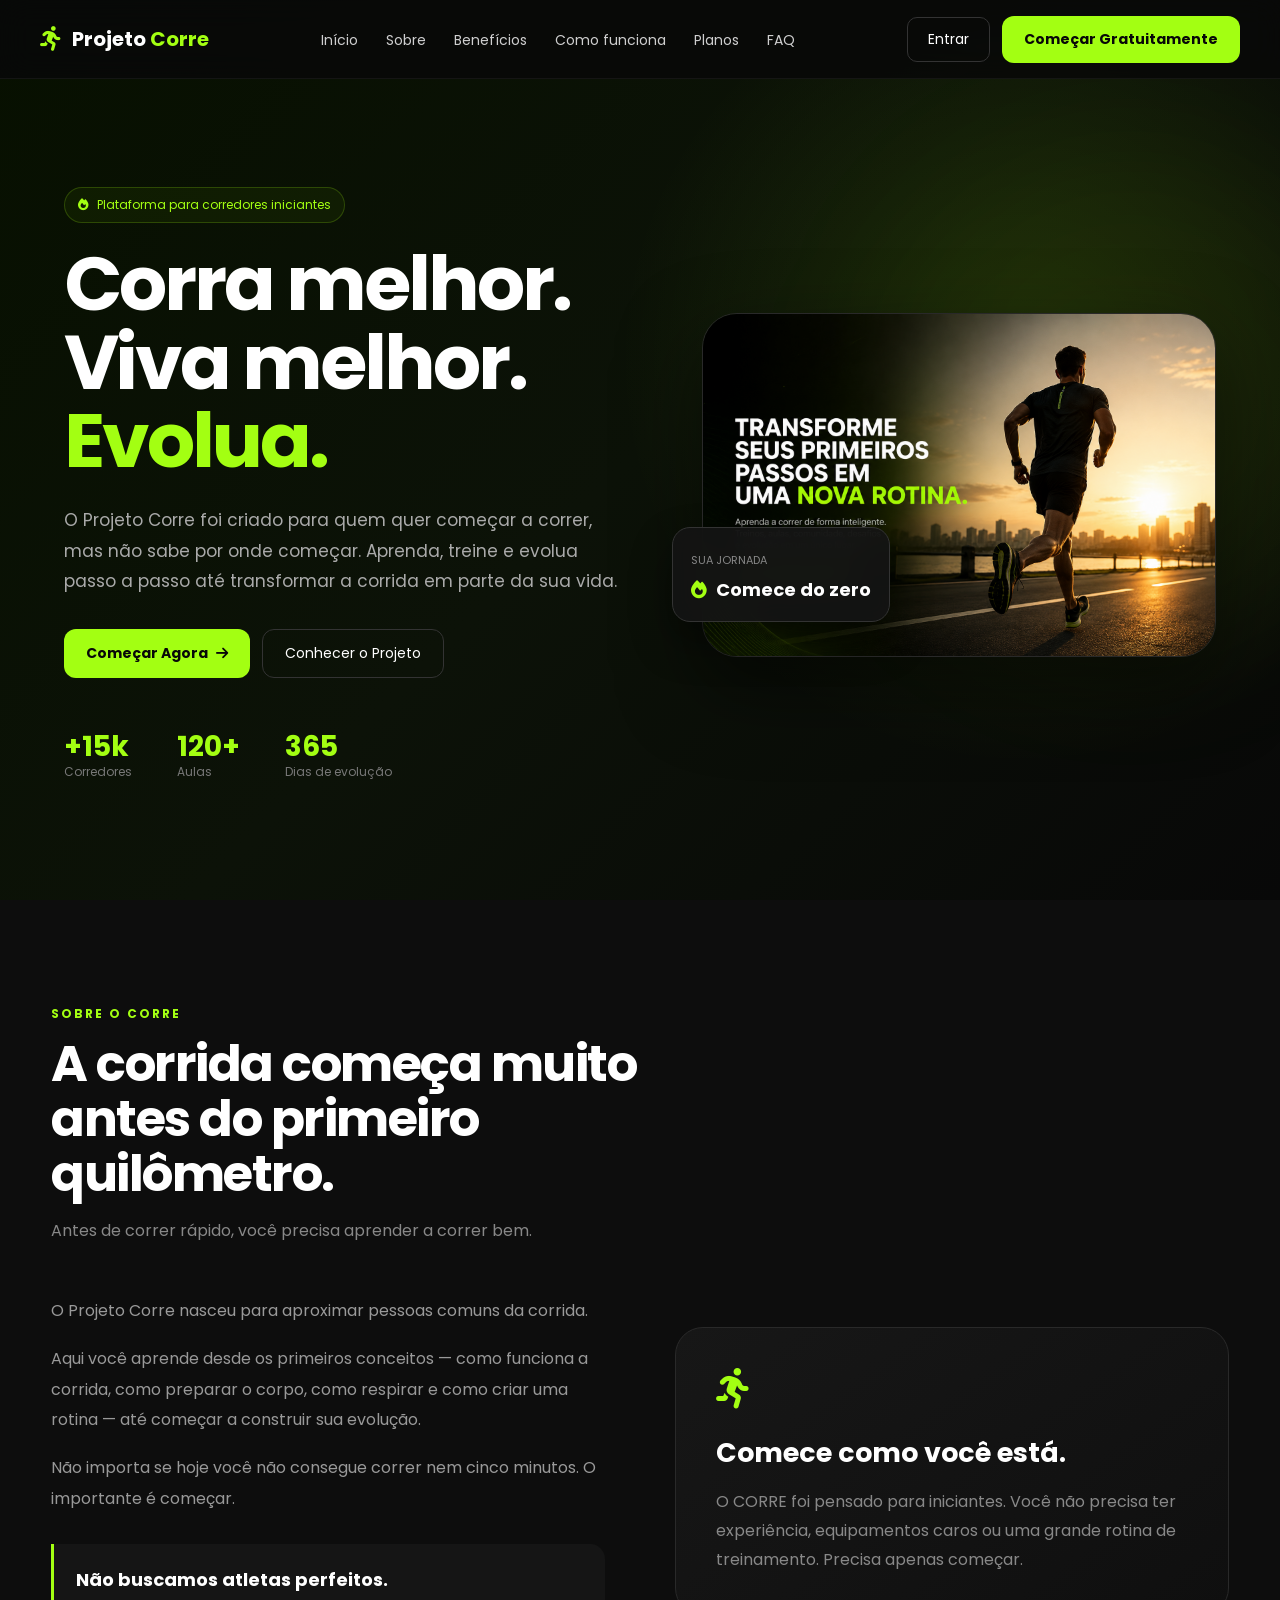
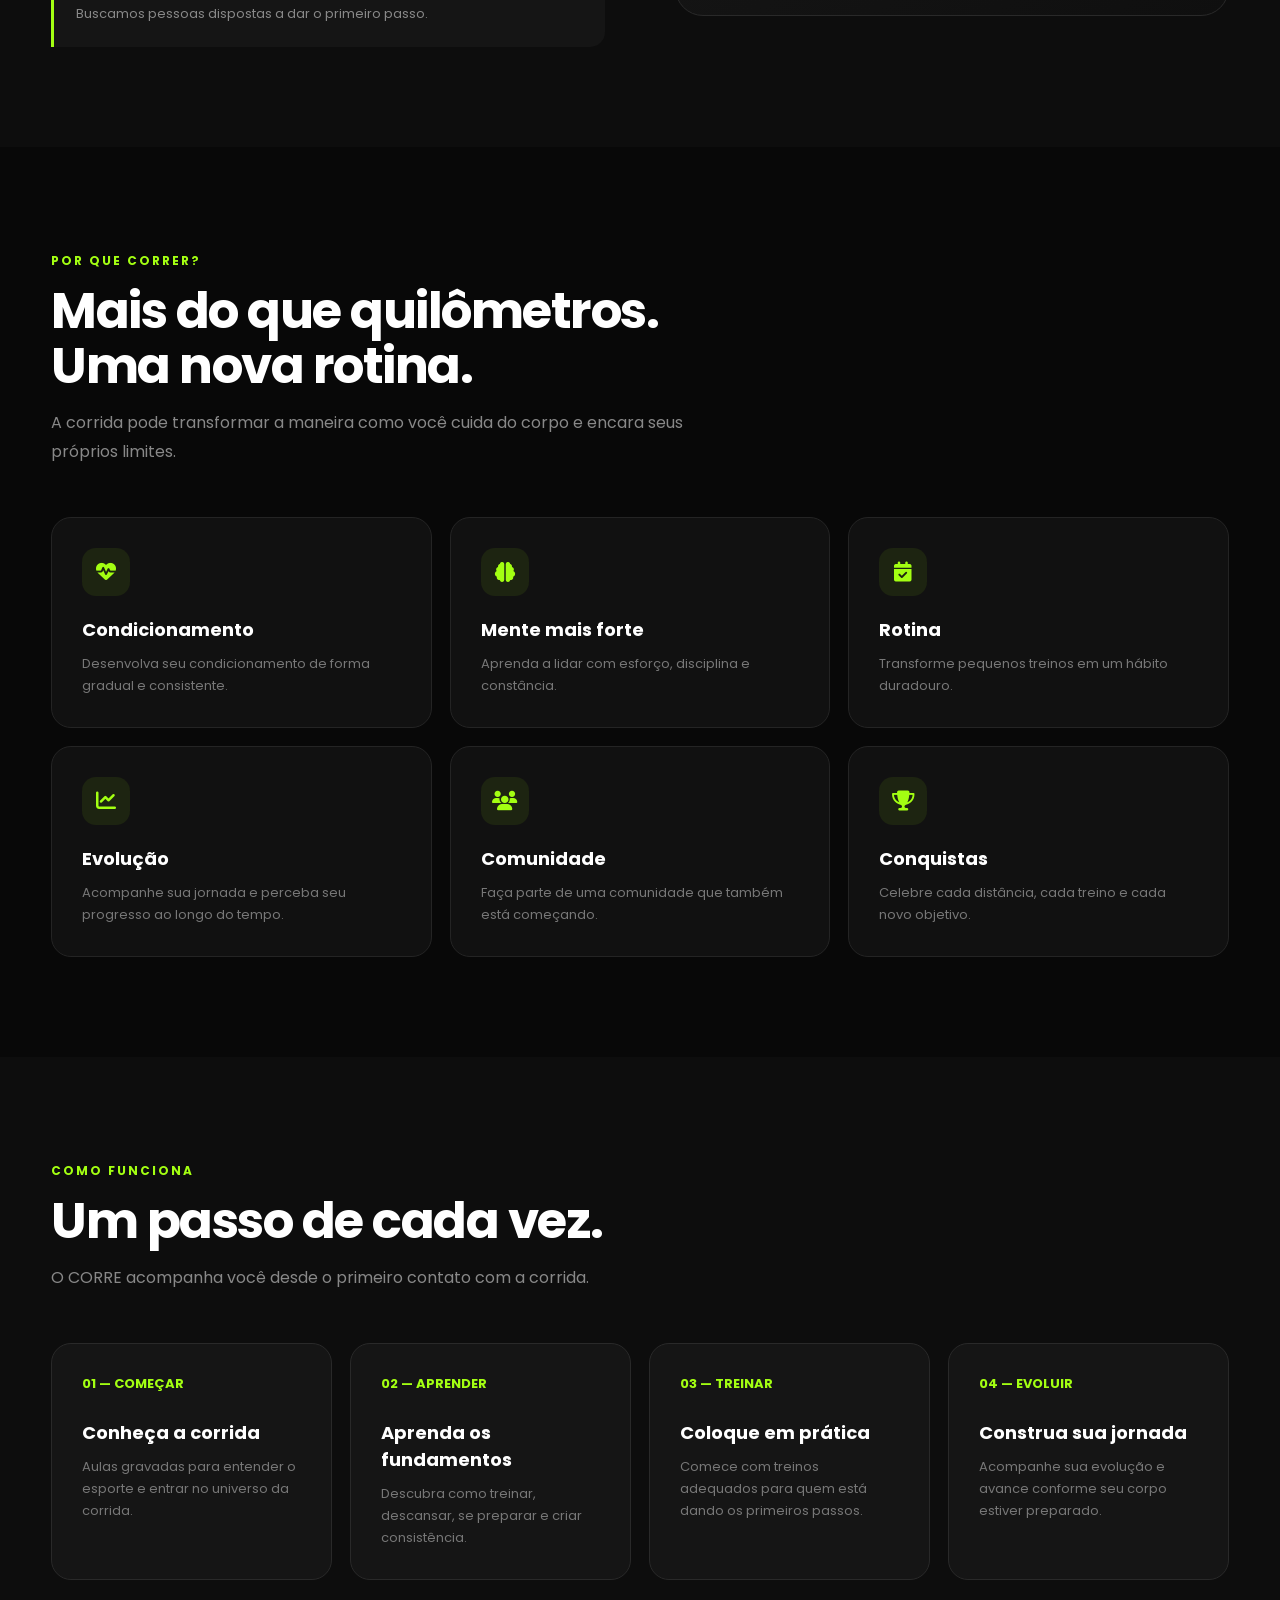
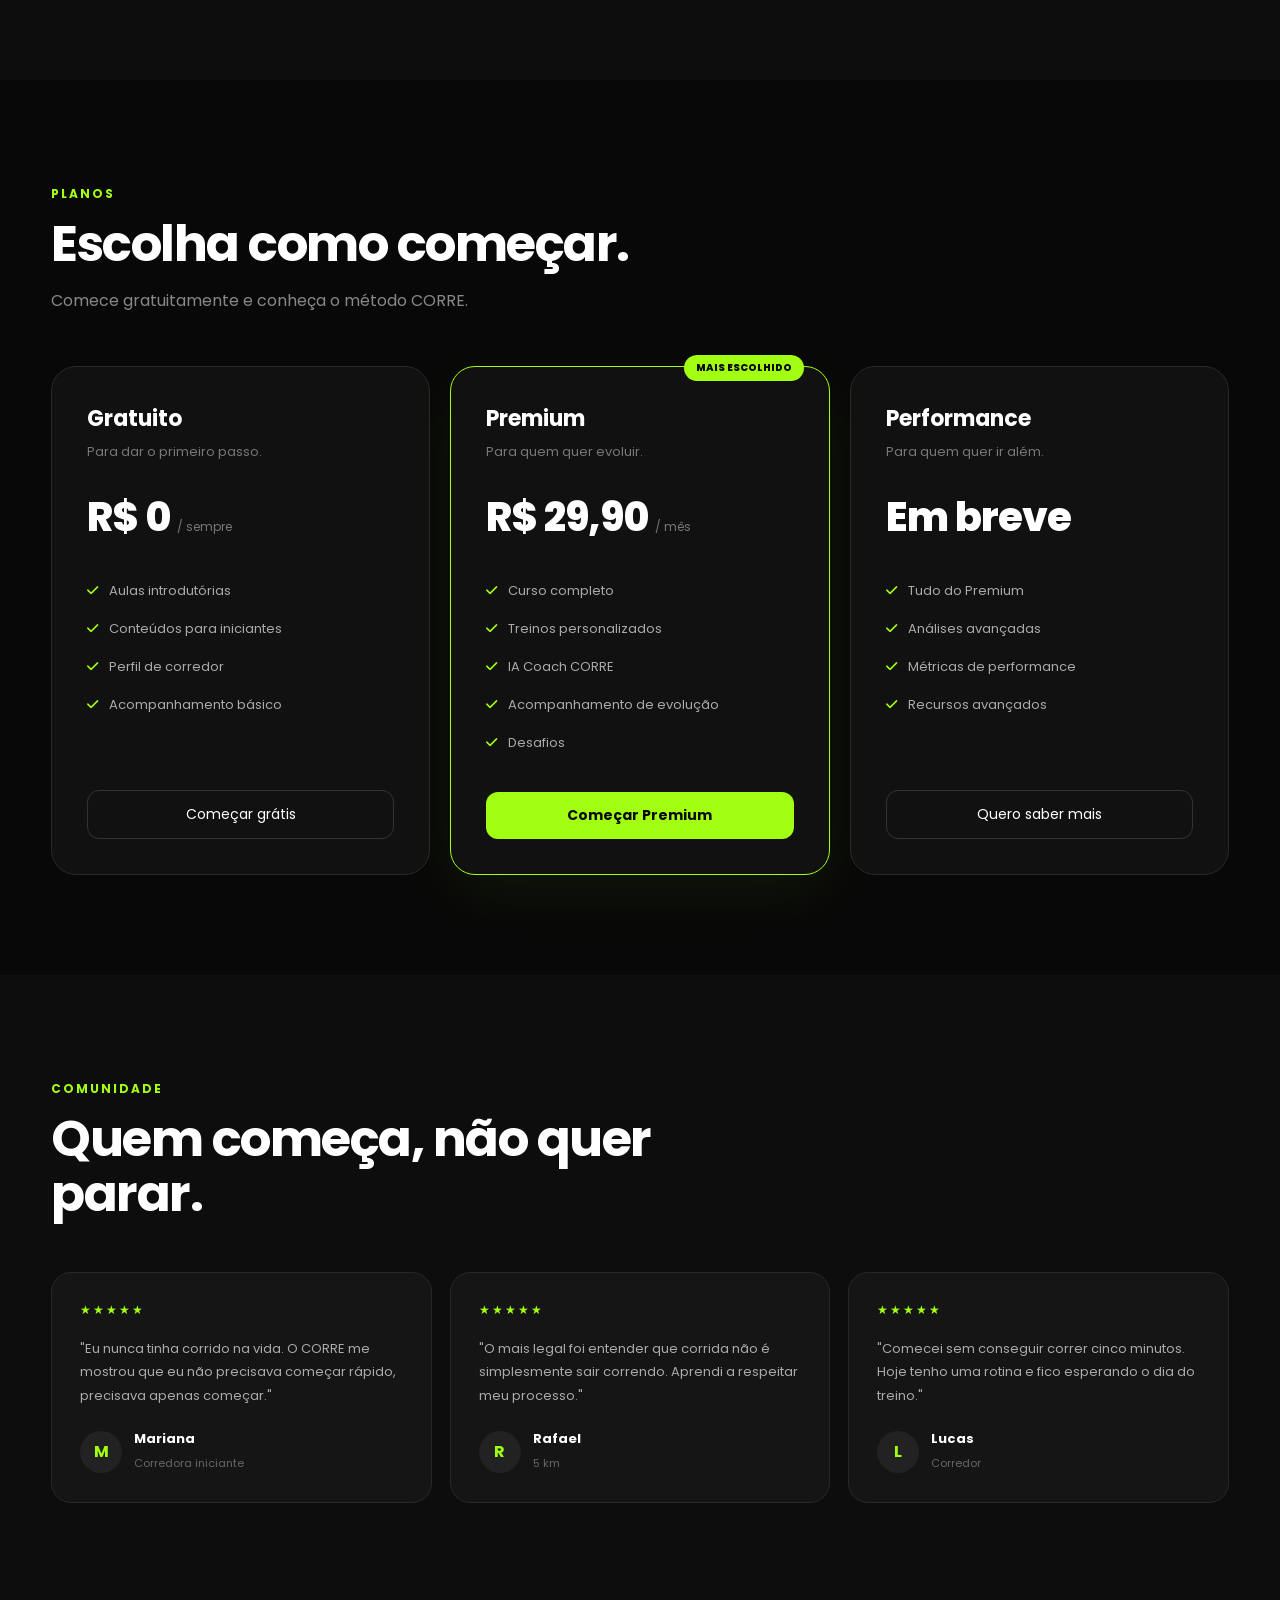
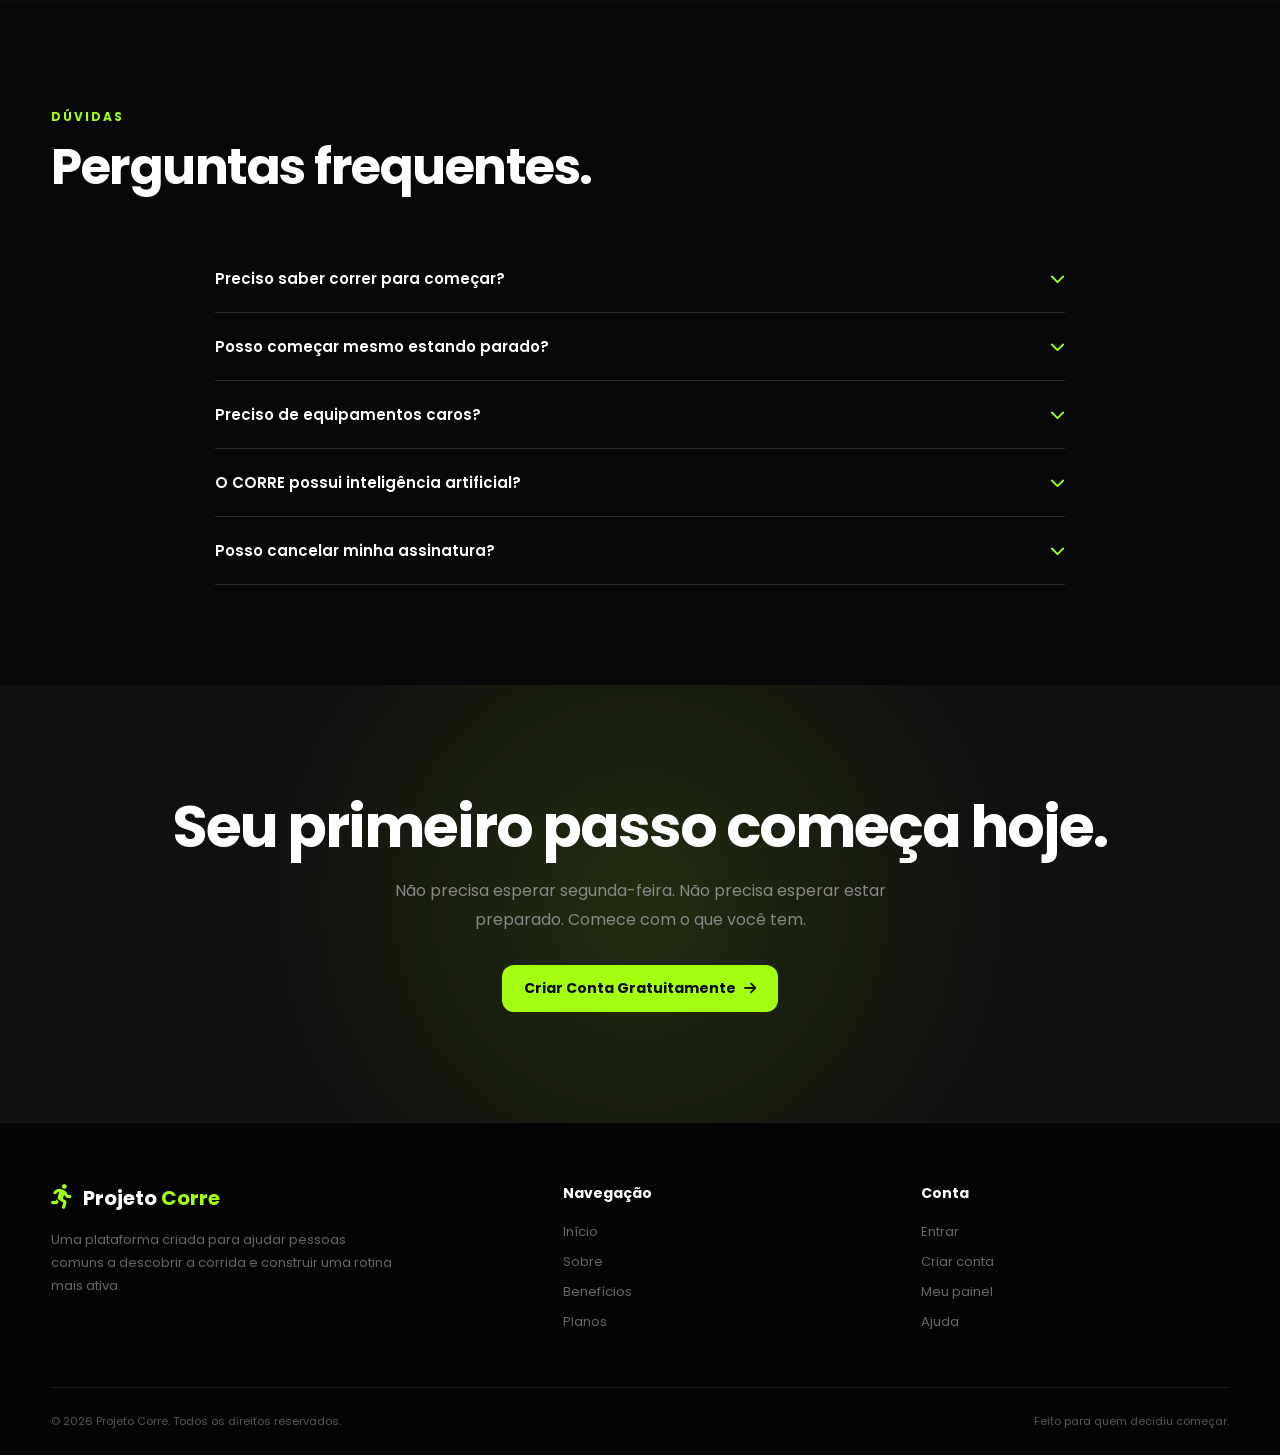
<file: index.html>
<!DOCTYPE html>
<html lang="pt-BR">

<head>

    <meta charset="UTF-8">

    <meta
        name="viewport"
        content="width=device-width, initial-scale=1.0">

    <meta
        name="description"
        content="Projeto Corre — sua jornada para começar a correr, evoluir e transformar sua rotina.">

    <meta
        name="theme-color"
        content="#A3FF12">

    <title>Projeto Corre | Comece sua jornada</title>


    <!-- GOOGLE FONT -->

    <link
        rel="preconnect"
        href="https://fonts.googleapis.com">

    <link
        rel="preconnect"
        href="https://fonts.gstatic.com"
        crossorigin>

    <link
        href="https://fonts.googleapis.com/css2?family=Poppins:wght@300;400;500;600;700;800&display=swap"
        rel="stylesheet">


    <!-- FONT AWESOME -->

    <link
        rel="stylesheet"
        href="https://cdnjs.cloudflare.com/ajax/libs/font-awesome/6.7.2/css/all.min.css">


    <!-- CSS PRINCIPAL -->

   <link rel="stylesheet" href="style.css">


    <style>

        /* =====================================================
           RESET
        ===================================================== */

        * {
            margin: 0;
            padding: 0;
            box-sizing: border-box;
        }


        html {
            scroll-behavior: smooth;
        }


        body {

            font-family: "Poppins", sans-serif;

            background: #080808;

            color: #fff;

            overflow-x: hidden;

        }


        a {
            text-decoration: none;
            color: inherit;
        }


        img {
            max-width: 100%;
            display: block;
        }


        /* =====================================================
           VARIÁVEIS
        ===================================================== */

        :root {

            --green: #A3FF12;

            --green-dark: #78c400;

            --black: #080808;

            --dark: #101010;

            --dark-2: #151515;

            --dark-3: #1d1d1d;

            --gray: #9c9c9c;

            --white: #ffffff;

            --border: #292929;

        }


        /* =====================================================
           CONTAINER
        ===================================================== */

        .container {

            width: min(1180px, 92%);

            margin: auto;

        }


        /* =====================================================
           HEADER
        ===================================================== */

        header {

            position: fixed;

            top: 0;

            left: 0;

            width: 100%;

            z-index: 999;

            background: rgba(8, 8, 8, .88);

            backdrop-filter: blur(15px);

            border-bottom: 1px solid rgba(255,255,255,.05);

        }


        .navbar {

            width: min(1200px, 94%);

            height: 78px;

            margin: auto;

            display: flex;

            align-items: center;

            justify-content: space-between;

            gap: 25px;

        }


        /* LOGO */

        .logo {

            display: flex;

            align-items: center;

            gap: 10px;

            font-size: 20px;

            font-weight: 700;

            white-space: nowrap;

        }


        .logo i {

            color: var(--green);

            font-size: 25px;

        }


        .logo strong {

            color: var(--green);

        }


        /* MENU */

        .menu {

            display: flex;

            align-items: center;

            gap: 28px;

            list-style: none;

        }


        .menu a {

            color: #cfcfcf;

            font-size: 14px;

            transition: .25s;

        }


        .menu a:hover {

            color: var(--green);

        }


        /* BOTÕES */

        .nav-buttons {

            display: flex;

            align-items: center;

            gap: 12px;

        }


        .btn-login {

            padding: 11px 20px;

            border: 1px solid #333;

            border-radius: 10px;

            color: #fff;

            font-size: 14px;

            transition: .25s;

        }


        .btn-login:hover {

            border-color: var(--green);

            color: var(--green);

        }


        .btn-primary {

            display: inline-flex;

            align-items: center;

            justify-content: center;

            gap: 8px;

            padding: 13px 22px;

            border-radius: 12px;

            background: var(--green);

            color: #080808;

            font-weight: 700;

            font-size: 14px;

            transition: .25s;

        }


        .btn-primary:hover {

            transform: translateY(-3px);

            box-shadow:
                0 12px 30px rgba(163,255,18,.18);

        }


        .btn-secondary {

            display: inline-flex;

            align-items: center;

            justify-content: center;

            padding: 13px 22px;

            border: 1px solid #333;

            border-radius: 12px;

            color: #fff;

            font-size: 14px;

            transition: .25s;

        }


        .btn-secondary:hover {

            border-color: var(--green);

            color: var(--green);

        }


        /* HAMBURGER */

        .hamburger {

            display: none;

            width: 42px;

            height: 42px;

            border: 1px solid #333;

            border-radius: 10px;

            align-items: center;

            justify-content: center;

            flex-direction: column;

            gap: 5px;

            cursor: pointer;

        }


        .hamburger span {

            width: 20px;

            height: 2px;

            background: #fff;

            border-radius: 10px;

        }


        /* =====================================================
           HERO
        ===================================================== */

        .hero {

            min-height: 100vh;

            padding: 150px 5% 80px;

            display: grid;

            grid-template-columns: 1.05fr .95fr;

            align-items: center;

            gap: 70px;

            position: relative;

            overflow: hidden;

            background:

                radial-gradient(
                    circle at 80% 40%,
                    rgba(163,255,18,.12),
                    transparent 35%
                ),

                linear-gradient(
                    135deg,
                    #071000,
                    #0c1208 50%,
                    #080808
                );

        }


        .hero::before {

            content: "";

            position: absolute;

            width: 500px;

            height: 500px;

            border-radius: 50%;

            background: rgba(163,255,18,.04);

            filter: blur(80px);

            right: -100px;

            top: 150px;

        }


        .hero-left {

            position: relative;

            z-index: 2;

        }


        .tag {

            display: inline-flex;

            align-items: center;

            gap: 8px;

            padding: 8px 13px;

            border: 1px solid rgba(163,255,18,.2);

            border-radius: 50px;

            color: var(--green);

            background: rgba(163,255,18,.05);

            font-size: 12px;

            margin-bottom: 22px;

        }


        .hero h1 {

            font-size: clamp(42px, 6vw, 76px);

            line-height: 1.03;

            letter-spacing: -3px;

            max-width: 750px;

        }


        .hero h1 span {

            color: var(--green);

        }


        .hero p {

            color: #aaa;

            font-size: 17px;

            line-height: 1.8;

            max-width: 650px;

            margin-top: 25px;

        }


        .hero-buttons {

            display: flex;

            flex-wrap: wrap;

            gap: 12px;

            margin-top: 32px;

        }


        .hero-stats {

            display: flex;

            flex-wrap: wrap;

            gap: 45px;

            margin-top: 55px;

        }


        .hero-stats h2 {

            color: var(--green);

            font-size: 28px;

        }


        .hero-stats p {

            margin: 0;

            font-size: 12px;

            color: #777;

        }


        /* HERO IMAGEM */

        .hero-right {

            position: relative;

            z-index: 2;

        }


        .hero-image {

            width: 100%;

            max-width: 560px;

            margin-left: auto;

            border-radius: 35px;

            border: 1px solid #292929;

            box-shadow:

                0 30px 80px rgba(0,0,0,.5);

        }


        .hero-card {

            position: absolute;

            left: -30px;

            bottom: 35px;

            padding: 18px;

            background: rgba(20,20,20,.9);

            backdrop-filter: blur(12px);

            border: 1px solid #333;

            border-radius: 18px;

            min-width: 190px;

            box-shadow: 0 20px 40px rgba(0,0,0,.4);

        }


        .hero-card small {

            color: #888;

            font-size: 11px;

        }


        .hero-card strong {

            display: block;

            margin-top: 5px;

            font-size: 18px;

        }


        .hero-card i {

            color: var(--green);

            margin-right: 5px;

        }


        /* =====================================================
           SEÇÃO
        ===================================================== */

        section {

            padding: 100px 0;

        }


        .section-title {

            max-width: 700px;

            margin-bottom: 50px;

        }


        .section-title span {

            color: var(--green);

            font-size: 12px;

            font-weight: 700;

            text-transform: uppercase;

            letter-spacing: 2px;

        }


        .section-title h2 {

            margin-top: 12px;

            font-size: clamp(32px, 4vw, 50px);

            line-height: 1.1;

        }


        .section-title p {

            color: #888;

            line-height: 1.8;

            margin-top: 15px;

        }


        /* =====================================================
           SOBRE
        ===================================================== */

        .about {

            background: #0d0d0d;

        }


        .about-grid {

            display: grid;

            grid-template-columns: 1fr 1fr;

            gap: 70px;

            align-items: center;

        }


        .about-text p {

            color: #999;

            line-height: 1.9;

            margin-bottom: 18px;

        }


        .about-highlight {

            margin-top: 30px;

            padding: 22px;

            border-left: 3px solid var(--green);

            background: #151515;

            border-radius: 0 15px 15px 0;

        }


        .about-highlight strong {

            display: block;

            font-size: 18px;

            margin-bottom: 7px;

        }


        .about-highlight span {

            color: #888;

            font-size: 13px;

        }


        .about-box {

            padding: 40px;

            border-radius: 28px;

            background:

                linear-gradient(
                    145deg,
                    #171717,
                    #0f0f0f
                );

            border: 1px solid #292929;

        }


        .about-box i {

            color: var(--green);

            font-size: 40px;

            margin-bottom: 25px;

        }


        .about-box h3 {

            font-size: 27px;

            margin-bottom: 15px;

        }


        .about-box p {

            color: #888;

            line-height: 1.8;

        }


        /* =====================================================
           BENEFÍCIOS
        ===================================================== */

        .benefits {

            background: #080808;

        }


        .benefits-grid {

            display: grid;

            grid-template-columns:
                repeat(3, 1fr);

            gap: 18px;

        }


        .benefit-card {

            padding: 30px;

            background: #111;

            border: 1px solid #242424;

            border-radius: 20px;

            transition: .3s;

        }


        .benefit-card:hover {

            transform: translateY(-6px);

            border-color: rgba(163,255,18,.35);

        }


        .benefit-icon {

            width: 48px;

            height: 48px;

            display: flex;

            align-items: center;

            justify-content: center;

            border-radius: 14px;

            background: rgba(163,255,18,.08);

            color: var(--green);

            font-size: 20px;

            margin-bottom: 20px;

        }


        .benefit-card h3 {

            margin-bottom: 10px;

            font-size: 18px;

        }


        .benefit-card p {

            color: #777;

            font-size: 13px;

            line-height: 1.7;

        }


        /* =====================================================
           COMO FUNCIONA
        ===================================================== */

        .steps {

            background: #0d0d0d;

        }


        .steps-grid {

            display: grid;

            grid-template-columns:
                repeat(4, 1fr);

            gap: 18px;

        }


        .step {

            position: relative;

            padding: 30px;

            background: #151515;

            border-radius: 20px;

            border: 1px solid #292929;

        }


        .step-number {

            color: var(--green);

            font-size: 13px;

            font-weight: 700;

            margin-bottom: 25px;

        }


        .step h3 {

            font-size: 18px;

            margin-bottom: 10px;

        }


        .step p {

            color: #777;

            font-size: 13px;

            line-height: 1.7;

        }


        /* =====================================================
           PLANOS
        ===================================================== */

        .plans {

            background: #080808;

        }


        .plans-grid {

            display: grid;

            grid-template-columns:
                repeat(3, 1fr);

            gap: 20px;

            align-items: stretch;

        }


        .plan {

            padding: 35px;

            border: 1px solid #292929;

            border-radius: 25px;

            background: #111;

            display: flex;

            flex-direction: column;

        }


        .plan.featured {

            border-color: var(--green);

            position: relative;

            box-shadow:
                0 20px 60px rgba(163,255,18,.06);

        }


        .plan-badge {

            position: absolute;

            top: -12px;

            right: 25px;

            padding: 5px 12px;

            border-radius: 20px;

            background: var(--green);

            color: #080808;

            font-size: 10px;

            font-weight: 800;

        }


        .plan h3 {

            font-size: 22px;

        }


        .plan-description {

            color: #777;

            font-size: 13px;

            margin-top: 7px;

        }


        .price {

            font-size: 40px;

            font-weight: 800;

            margin: 25px 0;

        }


        .price small {

            color: #777;

            font-size: 12px;

            font-weight: 400;

        }


        .plan ul {

            list-style: none;

            margin-bottom: 30px;

            flex: 1;

        }


        .plan li {

            color: #aaa;

            font-size: 13px;

            padding: 9px 0;

        }


        .plan li i {

            color: var(--green);

            margin-right: 8px;

        }


        .plan .btn-primary,
        .plan .btn-secondary {

            width: 100%;

        }


        /* =====================================================
           DEPOIMENTOS
        ===================================================== */

        .testimonials {

            background: #0d0d0d;

        }


        .testimonials-grid {

            display: grid;

            grid-template-columns:
                repeat(3, 1fr);

            gap: 18px;

        }


        .testimonial {

            padding: 28px;

            background: #151515;

            border: 1px solid #282828;

            border-radius: 20px;

        }


        .stars {

            color: var(--green);

            font-size: 12px;

            margin-bottom: 18px;

        }


        .testimonial p {

            color: #aaa;

            line-height: 1.8;

            font-size: 13px;

        }


        .person {

            display: flex;

            align-items: center;

            gap: 12px;

            margin-top: 22px;

        }


        .avatar {

            width: 42px;

            height: 42px;

            display: flex;

            align-items: center;

            justify-content: center;

            border-radius: 50%;

            background: #222;

            color: var(--green);

            font-weight: 700;

        }


        .person strong {

            display: block;

            font-size: 13px;

        }


        .person span {

            color: #666;

            font-size: 11px;

        }


        /* =====================================================
           FAQ
        ===================================================== */

        .faq {

            background: #080808;

        }


        .faq-list {

            max-width: 850px;

            margin: auto;

        }


        .faq-item {

            border-bottom: 1px solid #292929;

        }


        .faq-question {

            width: 100%;

            padding: 22px 0;

            display: flex;

            justify-content: space-between;

            align-items: center;

            background: none;

            border: none;

            color: #fff;

            text-align: left;

            font-family: inherit;

            font-size: 15px;

            font-weight: 600;

            cursor: pointer;

        }


        .faq-question i {

            color: var(--green);

            transition: .3s;

        }


        .faq-answer {

            max-height: 0;

            overflow: hidden;

            transition: .3s;

        }


        .faq-answer p {

            color: #777;

            font-size: 13px;

            line-height: 1.8;

            padding-bottom: 20px;

        }


        .faq-item.active
        .faq-answer {

            max-height: 300px;

        }


        .faq-item.active
        .faq-question i {

            transform: rotate(180deg);

        }


        /* =====================================================
           CTA
        ===================================================== */

        .cta-final {

            padding: 110px 0;

            text-align: center;

            background:

                radial-gradient(
                    circle,
                    rgba(163,255,18,.12),
                    transparent 55%
                ),

                #101010;

        }


        .cta-final h2 {

            font-size: clamp(35px, 5vw, 58px);

            line-height: 1.1;

        }


        .cta-final p {

            color: #888;

            margin: 18px auto 30px;

            max-width: 550px;

        }


        /* =====================================================
           FOOTER
        ===================================================== */

        footer {

            padding: 60px 0 25px;

            background: #050505;

            border-top: 1px solid #181818;

        }


        .footer-grid {

            display: grid;

            grid-template-columns:
                1.5fr 1fr 1fr;

            gap: 50px;

            padding-bottom: 45px;

        }


        .footer-brand p {

            color: #666;

            max-width: 350px;

            font-size: 13px;

            line-height: 1.8;

            margin-top: 15px;

        }


        .footer-column h4 {

            font-size: 14px;

            margin-bottom: 18px;

        }


        .footer-column a {

            display: block;

            color: #666;

            font-size: 13px;

            margin: 10px 0;

            transition: .2s;

        }


        .footer-column a:hover {

            color: var(--green);

        }


        .footer-bottom {

            padding-top: 25px;

            border-top: 1px solid #181818;

            display: flex;

            justify-content: space-between;

            gap: 20px;

            color: #555;

            font-size: 11px;

        }


        /* =====================================================
           MENU MOBILE
        ===================================================== */

        .mobile-menu {

            display: none;

            position: fixed;

            top: 78px;

            left: 0;

            width: 100%;

            background: rgba(10,10,10,.98);

            border-bottom: 1px solid #292929;

            padding: 20px;

            z-index: 998;

        }


        .mobile-menu.active {

            display: block;

        }


        .mobile-menu a {

            display: block;

            padding: 14px 10px;

            border-bottom: 1px solid #202020;

            color: #ddd;

        }


        .mobile-menu a:hover {

            color: var(--green);

        }


        .mobile-buttons {

            display: grid;

            gap: 10px;

            margin-top: 15px;

        }


        /* =====================================================
           RESPONSIVO
        ===================================================== */

        @media(max-width: 950px) {

            .menu,
            .nav-buttons {

                display: none;

            }


            .hamburger {

                display: flex;

            }


            .hero {

                grid-template-columns: 1fr;

                padding-top: 130px;

            }


            .hero-right {

                max-width: 600px;

                margin: auto;

            }


            .about-grid {

                grid-template-columns: 1fr;

            }


            .benefits-grid {

                grid-template-columns:
                    repeat(2, 1fr);

            }


            .steps-grid {

                grid-template-columns:
                    repeat(2, 1fr);

            }


            .plans-grid {

                grid-template-columns: 1fr;

                max-width: 500px;

                margin: auto;

            }


            .testimonials-grid {

                grid-template-columns: 1fr;

            }

        }


        @media(max-width: 600px) {

            section {

                padding: 75px 0;

            }


            .hero {

                padding-left: 5%;

                padding-right: 5%;

                gap: 45px;

            }


            .hero h1 {

                font-size: 43px;

                letter-spacing: -2px;

            }


            .hero p {

                font-size: 14px;

            }


            .hero-stats {

                gap: 25px;

                margin-top: 40px;

            }


            .hero-stats h2 {

                font-size: 23px;

            }


            .hero-card {

                left: 10px;

                bottom: 15px;

            }


            .benefits-grid,
            .steps-grid {

                grid-template-columns: 1fr;

            }


            .footer-grid {

                grid-template-columns: 1fr;

                gap: 30px;

            }


            .footer-bottom {

                flex-direction: column;

            }


            .hero-buttons {

                flex-direction: column;

            }


            .hero-buttons a {

                width: 100%;

            }

        }

    </style>

</head>


<body>


    <!-- =====================================================
         HEADER
    ===================================================== -->

    <header>

        <nav class="navbar">


            <a
                href="#inicio"
                class="logo">

                <i class="fa-solid fa-person-running"></i>

                <span>
                    Projeto <strong>Corre</strong>
                </span>

            </a>


            <!-- MENU DESKTOP -->

            <ul class="menu">

                <li>
                    <a href="#inicio">
                        Início
                    </a>
                </li>

                <li>
                    <a href="#sobre">
                        Sobre
                    </a>
                </li>

                <li>
                    <a href="#beneficios">
                        Benefícios
                    </a>
                </li>

                <li>
                    <a href="#como-funciona">
                        Como funciona
                    </a>
                </li>

                <li>
                    <a href="#planos">
                        Planos
                    </a>
                </li>

                <li>
                    <a href="#faq">
                        FAQ
                    </a>
                </li>

            </ul>


            <!-- BOTÕES -->

            <div class="nav-buttons">

                <a
                    href="login.html"
                    class="btn-login">

                    Entrar

                </a>


                <a
                    href="cadastro.html"
                    class="btn-primary">

                    Começar Gratuitamente

                </a>

            </div>


            <!-- HAMBURGER -->

            <div
                class="hamburger"
                id="hamburger">

                <span></span>
                <span></span>
                <span></span>

            </div>

        </nav>

    </header>



    <!-- =====================================================
         MENU MOBILE
    ===================================================== -->

    <div
        class="mobile-menu"
        id="mobileMenu">


        <a href="#inicio">
            Início
        </a>


        <a href="#sobre">
            Sobre
        </a>


        <a href="#beneficios">
            Benefícios
        </a>


        <a href="#como-funciona">
            Como funciona
        </a>


        <a href="#planos">
            Planos
        </a>


        <a href="#faq">
            FAQ
        </a>


        <div class="mobile-buttons">

            <a
                href="login.html"
                class="btn-login">

                Entrar

            </a>


            <a
                href="cadastro.html"
                class="btn-primary">

                Começar gratuitamente

            </a>

        </div>


    </div>



    <!-- =====================================================
         HERO
    ===================================================== -->

    <main>

        <section
            class="hero"
            id="inicio">


            <div class="hero-left">


                <div class="tag">

                    <i class="fa-solid fa-fire"></i>

                    Plataforma para corredores iniciantes

                </div>


                <h1>

                    Corra melhor.
                    <br>

                    Viva melhor.
                    <br>

                    <span>
                        Evolua.
                    </span>

                </h1>


                <p>

                    O Projeto Corre foi criado para quem
                    quer começar a correr, mas não sabe
                    por onde começar.

                    Aprenda, treine e evolua passo a passo
                    até transformar a corrida em parte da
                    sua vida.

                </p>


                <div class="hero-buttons">


                    <a
                        href="cadastro.html"
                        class="btn-primary">

                        Começar Agora

                        <i class="fa-solid fa-arrow-right"></i>

                    </a>


                    <a
                        href="#sobre"
                        class="btn-secondary">

                        Conhecer o Projeto

                    </a>


                </div>


                <div class="hero-stats">


                    <div>

                        <h2>
                            +15k
                        </h2>

                        <p>
                            Corredores
                        </p>

                    </div>


                    <div>

                        <h2>
                            120+
                        </h2>

                        <p>
                            Aulas
                        </p>

                    </div>


                    <div>

                        <h2>
                            365
                        </h2>

                        <p>
                            Dias de evolução
                        </p>

                    </div>


                </div>


            </div>



            <div class="hero-right">


                <img
                    src="28A4A849-09AD-460A-8E83-ABF14DE059E6.png"
                    alt="Corredor do Projeto Corre"
                    class="hero-image">


                <div class="hero-card">

                    <small>
                        SUA JORNADA
                    </small>

                    <strong>

                        <i class="fa-solid fa-fire"></i>

                        Comece do zero

                    </strong>

                </div>


            </div>


        </section>



        <!-- =====================================================
             SOBRE
        ===================================================== -->

        <section
            class="about"
            id="sobre">


            <div class="container">


                <div class="section-title">

                    <span>
                        SOBRE O CORRE
                    </span>

                    <h2>
                        A corrida começa muito antes
                        do primeiro quilômetro.
                    </h2>

                    <p>
                        Antes de correr rápido, você precisa
                        aprender a correr bem.
                    </p>

                </div>


                <div class="about-grid">


                    <div class="about-text">

                        <p>

                            O Projeto Corre nasceu para
                            aproximar pessoas comuns da
                            corrida.

                        </p>


                        <p>

                            Aqui você aprende desde os
                            primeiros conceitos — como
                            funciona a corrida, como preparar
                            o corpo, como respirar e como
                            criar uma rotina — até começar
                            a construir sua evolução.

                        </p>


                        <p>

                            Não importa se hoje você não
                            consegue correr nem cinco
                            minutos.

                            O importante é começar.

                        </p>


                        <div class="about-highlight">

                            <strong>
                                Não buscamos atletas
                                perfeitos.
                            </strong>

                            <span>
                                Buscamos pessoas dispostas
                                a dar o primeiro passo.
                            </span>

                        </div>


                    </div>


                    <div class="about-box">

                        <i class="fa-solid fa-person-running"></i>


                        <h3>
                            Comece como você está.
                        </h3>


                        <p>

                            O CORRE foi pensado para
                            iniciantes.

                            Você não precisa ter experiência,
                            equipamentos caros ou uma
                            grande rotina de treinamento.

                            Precisa apenas começar.

                        </p>

                    </div>


                </div>


            </div>

        </section>



        <!-- =====================================================
             BENEFÍCIOS
        ===================================================== -->

        <section
            class="benefits"
            id="beneficios">


            <div class="container">


                <div class="section-title">

                    <span>
                        POR QUE CORRER?
                    </span>

                    <h2>
                        Mais do que quilômetros.
                        Uma nova rotina.
                    </h2>

                    <p>
                        A corrida pode transformar a maneira
                        como você cuida do corpo e encara
                        seus próprios limites.
                    </p>

                </div>


                <div class="benefits-grid">


                    <article class="benefit-card">

                        <div class="benefit-icon">

                            <i class="fa-solid fa-heart-pulse"></i>

                        </div>

                        <h3>
                            Condicionamento
                        </h3>

                        <p>
                            Desenvolva seu condicionamento
                            de forma gradual e consistente.
                        </p>

                    </article>


                    <article class="benefit-card">

                        <div class="benefit-icon">

                            <i class="fa-solid fa-brain"></i>

                        </div>

                        <h3>
                            Mente mais forte
                        </h3>

                        <p>
                            Aprenda a lidar com esforço,
                            disciplina e constância.
                        </p>

                    </article>


                    <article class="benefit-card">

                        <div class="benefit-icon">

                            <i class="fa-solid fa-calendar-check"></i>

                        </div>

                        <h3>
                            Rotina
                        </h3>

                        <p>
                            Transforme pequenos treinos
                            em um hábito duradouro.
                        </p>

                    </article>


                    <article class="benefit-card">

                        <div class="benefit-icon">

                            <i class="fa-solid fa-chart-line"></i>

                        </div>

                        <h3>
                            Evolução
                        </h3>

                        <p>
                            Acompanhe sua jornada e perceba
                            seu progresso ao longo do tempo.
                        </p>

                    </article>


                    <article class="benefit-card">

                        <div class="benefit-icon">

                            <i class="fa-solid fa-users"></i>

                        </div>

                        <h3>
                            Comunidade
                        </h3>

                        <p>
                            Faça parte de uma comunidade
                            que também está começando.
                        </p>

                    </article>


                    <article class="benefit-card">

                        <div class="benefit-icon">

                            <i class="fa-solid fa-trophy"></i>

                        </div>

                        <h3>
                            Conquistas
                        </h3>

                        <p>
                            Celebre cada distância, cada
                            treino e cada novo objetivo.
                        </p>

                    </article>


                </div>


            </div>

        </section>



        <!-- =====================================================
             COMO FUNCIONA
        ===================================================== -->

        <section
            class="steps"
            id="como-funciona">


            <div class="container">


                <div class="section-title">

                    <span>
                        COMO FUNCIONA
                    </span>

                    <h2>
                        Um passo de cada vez.
                    </h2>

                    <p>
                        O CORRE acompanha você desde
                        o primeiro contato com a corrida.
                    </p>

                </div>


                <div class="steps-grid">


                    <div class="step">

                        <div class="step-number">
                            01 — COMEÇAR
                        </div>

                        <h3>
                            Conheça a corrida
                        </h3>

                        <p>
                            Aulas gravadas para entender
                            o esporte e entrar no universo
                            da corrida.
                        </p>

                    </div>


                    <div class="step">

                        <div class="step-number">
                            02 — APRENDER
                        </div>

                        <h3>
                            Aprenda os fundamentos
                        </h3>

                        <p>
                            Descubra como treinar, descansar,
                            se preparar e criar consistência.
                        </p>

                    </div>


                    <div class="step">

                        <div class="step-number">
                            03 — TREINAR
                        </div>

                        <h3>
                            Coloque em prática
                        </h3>

                        <p>
                            Comece com treinos adequados
                            para quem está dando os
                            primeiros passos.
                        </p>

                    </div>


                    <div class="step">

                        <div class="step-number">
                            04 — EVOLUIR
                        </div>

                        <h3>
                            Construa sua jornada
                        </h3>

                        <p>
                            Acompanhe sua evolução e
                            avance conforme seu corpo
                            estiver preparado.
                        </p>

                    </div>


                </div>


            </div>

        </section>



        <!-- =====================================================
             PLANOS
        ===================================================== -->

        <section
            class="plans"
            id="planos">


            <div class="container">


                <div class="section-title">

                    <span>
                        PLANOS
                    </span>

                    <h2>
                        Escolha como começar.
                    </h2>

                    <p>
                        Comece gratuitamente e conheça
                        o método CORRE.
                    </p>

                </div>


                <div class="plans-grid">


                    <!-- GRATUITO -->

                    <div class="plan">

                        <h3>
                            Gratuito
                        </h3>

                        <p class="plan-description">
                            Para dar o primeiro passo.
                        </p>


                        <div class="price">

                            R$ 0

                            <small>
                                / sempre
                            </small>

                        </div>


                        <ul>

                            <li>
                                <i class="fa-solid fa-check"></i>
                                Aulas introdutórias
                            </li>

                            <li>
                                <i class="fa-solid fa-check"></i>
                                Conteúdos para iniciantes
                            </li>

                            <li>
                                <i class="fa-solid fa-check"></i>
                                Perfil de corredor
                            </li>

                            <li>
                                <i class="fa-solid fa-check"></i>
                                Acompanhamento básico
                            </li>

                        </ul>


                        <a
                            href="cadastro.html"
                            class="btn-secondary">

                            Começar grátis

                        </a>

                    </div>



                    <!-- PREMIUM -->

                    <div class="plan featured">


                        <div class="plan-badge">
                            MAIS ESCOLHIDO
                        </div>


                        <h3>
                            Premium
                        </h3>

                        <p class="plan-description">
                            Para quem quer evoluir.
                        </p>


                        <div class="price">

                            R$ 29,90

                            <small>
                                / mês
                            </small>

                        </div>


                        <ul>

                            <li>
                                <i class="fa-solid fa-check"></i>
                                Curso completo
                            </li>

                            <li>
                                <i class="fa-solid fa-check"></i>
                                Treinos personalizados
                            </li>

                            <li>
                                <i class="fa-solid fa-check"></i>
                                IA Coach CORRE
                            </li>

                            <li>
                                <i class="fa-solid fa-check"></i>
                                Acompanhamento de evolução
                            </li>

                            <li>
                                <i class="fa-solid fa-check"></i>
                                Desafios
                            </li>

                        </ul>


                        <a
                            href="cadastro.html"
                            class="btn-primary">

                            Começar Premium

                        </a>

                    </div>



                    <!-- FUTURO -->

                    <div class="plan">

                        <h3>
                            Performance
                        </h3>

                        <p class="plan-description">
                            Para quem quer ir além.
                        </p>


                        <div class="price">

                            Em breve

                        </div>


                        <ul>

                            <li>
                                <i class="fa-solid fa-check"></i>
                                Tudo do Premium
                            </li>

                            <li>
                                <i class="fa-solid fa-check"></i>
                                Análises avançadas
                            </li>

                            <li>
                                <i class="fa-solid fa-check"></i>
                                Métricas de performance
                            </li>

                            <li>
                                <i class="fa-solid fa-check"></i>
                                Recursos avançados
                            </li>

                        </ul>


                        <a
                            href="cadastro.html"
                            class="btn-secondary">

                            Quero saber mais

                        </a>

                    </div>


                </div>


            </div>

        </section>



        <!-- =====================================================
             DEPOIMENTOS
        ===================================================== -->

        <section
            class="testimonials"
            id="depoimentos">


            <div class="container">


                <div class="section-title">

                    <span>
                        COMUNIDADE
                    </span>

                    <h2>
                        Quem começa,
                        não quer parar.
                    </h2>

                </div>


                <div class="testimonials-grid">


                    <article class="testimonial">

                        <div class="stars">
                            ★★★★★
                        </div>

                        <p>
                            "Eu nunca tinha corrido na vida.
                            O CORRE me mostrou que eu não
                            precisava começar rápido,
                            precisava apenas começar."
                        </p>


                        <div class="person">

                            <div class="avatar">
                                M
                            </div>

                            <div>

                                <strong>
                                    Mariana
                                </strong>

                                <span>
                                    Corredora iniciante
                                </span>

                            </div>

                        </div>

                    </article>



                    <article class="testimonial">

                        <div class="stars">
                            ★★★★★
                        </div>

                        <p>
                            "O mais legal foi entender que
                            corrida não é simplesmente sair
                            correndo. Aprendi a respeitar
                            meu processo."
                        </p>


                        <div class="person">

                            <div class="avatar">
                                R
                            </div>

                            <div>

                                <strong>
                                    Rafael
                                </strong>

                                <span>
                                    5 km
                                </span>

                            </div>

                        </div>

                    </article>



                    <article class="testimonial">

                        <div class="stars">
                            ★★★★★
                        </div>

                        <p>
                            "Comecei sem conseguir correr
                            cinco minutos. Hoje tenho uma
                            rotina e fico esperando o dia
                            do treino."
                        </p>


                        <div class="person">

                            <div class="avatar">
                                L
                            </div>

                            <div>

                                <strong>
                                    Lucas
                                </strong>

                                <span>
                                    Corredor
                                </span>

                            </div>

                        </div>

                    </article>


                </div>


            </div>

        </section>



        <!-- =====================================================
             FAQ
        ===================================================== -->

        <section
            class="faq"
            id="faq">


            <div class="container">


                <div class="section-title">

                    <span>
                        DÚVIDAS
                    </span>

                    <h2>
                        Perguntas frequentes.
                    </h2>

                </div>


                <div class="faq-list">


                    <div class="faq-item">

                        <button
                            class="faq-question">

                            Preciso saber correr para começar?

                            <i class="fa-solid fa-chevron-down"></i>

                        </button>


                        <div class="faq-answer">

                            <p>
                                Não. O Projeto Corre foi
                                pensado justamente para
                                quem está começando.
                            </p>

                        </div>

                    </div>



                    <div class="faq-item">

                        <button
                            class="faq-question">

                            Posso começar mesmo estando parado?

                            <i class="fa-solid fa-chevron-down"></i>

                        </button>


                        <div class="faq-answer">

                            <p>
                                Sim. O objetivo é ensinar
                                você a construir uma rotina
                                progressivamente, respeitando
                                seu nível atual.
                            </p>

                        </div>

                    </div>



                    <div class="faq-item">

                        <button
                            class="faq-question">

                            Preciso de equipamentos caros?

                            <i class="fa-solid fa-chevron-down"></i>

                        </button>


                        <div class="faq-answer">

                            <p>
                                Não. Para começar, o mais
                                importante é ter disposição
                                e um tênis adequado.
                            </p>

                        </div>

                    </div>



                    <div class="faq-item">

                        <button
                            class="faq-question">

                            O CORRE possui inteligência artificial?

                            <i class="fa-solid fa-chevron-down"></i>

                        </button>


                        <div class="faq-answer">

                            <p>
                                A plataforma foi planejada
                                para contar com o Coach CORRE,
                                uma inteligência artificial
                                voltada ao acompanhamento
                                da jornada do corredor.
                            </p>

                        </div>

                    </div>



                    <div class="faq-item">

                        <button
                            class="faq-question">

                            Posso cancelar minha assinatura?

                            <i class="fa-solid fa-chevron-down"></i>

                        </button>


                        <div class="faq-answer">

                            <p>
                                Sim. O plano Premium poderá
                                ser cancelado conforme as
                                condições apresentadas no
                                momento da contratação.
                            </p>

                        </div>

                    </div>


                </div>


            </div>

        </section>



        <!-- =====================================================
             CTA
        ===================================================== -->

        <section class="cta-final">


            <div class="container">


                <h2>
                    Seu primeiro passo
                    começa hoje.
                </h2>


                <p>
                    Não precisa esperar segunda-feira.
                    Não precisa esperar estar preparado.
                    Comece com o que você tem.
                </p>


                <a
                    href="cadastro.html"
                    class="btn-primary">

                    Criar Conta Gratuitamente

                    <i class="fa-solid fa-arrow-right"></i>

                </a>


            </div>


        </section>


    </main>



    <!-- =====================================================
         FOOTER
    ===================================================== -->

    <footer>


        <div class="container">


            <div class="footer-grid">


                <div class="footer-brand">


                    <a
                        href="#inicio"
                        class="logo">

                        <i class="fa-solid fa-person-running"></i>

                        <span>
                            Projeto <strong>Corre</strong>
                        </span>

                    </a>


                    <p>

                        Uma plataforma criada para
                        ajudar pessoas comuns a descobrir
                        a corrida e construir uma rotina
                        mais ativa.

                    </p>


                </div>



                <div class="footer-column">

                    <h4>
                        Navegação
                    </h4>

                    <a href="#inicio">
                        Início
                    </a>

                    <a href="#sobre">
                        Sobre
                    </a>

                    <a href="#beneficios">
                        Benefícios
                    </a>

                    <a href="#planos">
                        Planos
                    </a>

                </div>



                <div class="footer-column">

                    <h4>
                        Conta
                    </h4>

                    <a href="login.html">
                        Entrar
                    </a>

                    <a href="cadastro.html">
                        Criar conta
                    </a>

                    <a href="dashboard.html">
                        Meu painel
                    </a>

                    <a href="#faq">
                        Ajuda
                    </a>

                </div>


            </div>


            <div class="footer-bottom">

                <span>
                    © 2026 Projeto Corre.
                    Todos os direitos reservados.
                </span>


                <span>
                    Feito para quem decidiu começar.
                </span>

            </div>


        </div>


    </footer>



    <!-- =====================================================
         JAVASCRIPT
    ===================================================== -->

    <script>

        /* ==========================================
           MENU MOBILE
        ========================================== */

        const hamburger =
            document.getElementById("hamburger");

        const mobileMenu =
            document.getElementById("mobileMenu");


        hamburger.addEventListener(
            "click",
            function () {

                mobileMenu.classList.toggle("active");

            }
        );


        /*
         * Fecha o menu ao clicar em um link
         */

        document
            .querySelectorAll(
                "#mobileMenu a"
            )
            .forEach(function (link) {

                link.addEventListener(
                    "click",
                    function () {

                        mobileMenu.classList.remove(
                            "active"
                        );

                    }
                );

            });



        /* ==========================================
           FAQ
        ========================================== */

        document
            .querySelectorAll(".faq-question")
            .forEach(function (button) {

                button.addEventListener(
                    "click",
                    function () {

                        const item =
                            this.parentElement;


                        /*
                         * Fecha os outros
                         */

                        document
                            .querySelectorAll(
                                ".faq-item"
                            )
                            .forEach(function (other) {

                                if (
                                    other !== item
                                ) {

                                    other.classList.remove(
                                        "active"
                                    );

                                }

                            });


                        /*
                         * Abre/fecha atual
                         */

                        item.classList.toggle(
                            "active"
                        );

                    }
                );

            });



        /* ==========================================
           HEADER AO ROLAR
        ========================================== */

        window.addEventListener(
            "scroll",
            function () {

                const header =
                    document.querySelector("header");


                if (window.scrollY > 50) {

                    header.style.background =
                        "rgba(5,5,5,.96)";

                } else {

                    header.style.background =
                        "rgba(8,8,8,.88)";

                }

            }
        );



        /* ==========================================
           VERIFICAÇÃO DE SESSÃO
        ========================================== */

        document.addEventListener(
            "DOMContentLoaded",
            function () {


                const session =
                    localStorage.getItem(
                        "correSession"
                    );


                const user =
                    JSON.parse(
                        localStorage.getItem(
                            "correUser"
                        ) || "null"
                    );


                /*
                 * Se estiver logado,
                 * muda os botões do site.
                 */

                if (
                    session === "1" &&
                    user
                ) {


                    document
                        .querySelectorAll(
                            'a[href="login.html"]'
                        )
                        .forEach(function (button) {

                            button.href =
                                "dashboard.html";

                            button.innerHTML =
                                '<i class="fa-solid fa-gauge-high"></i> Meu painel';

                        });


                    document
                        .querySelectorAll(
                            'a[href="cadastro.html"]'
                        )
                        .forEach(function (button) {

                            /*
                             * Não altera o CTA principal
                             * do cadastro em todas as situações.
                             */

                        });

                }

            }
        );

    </script>


</body>

</html>
</file>
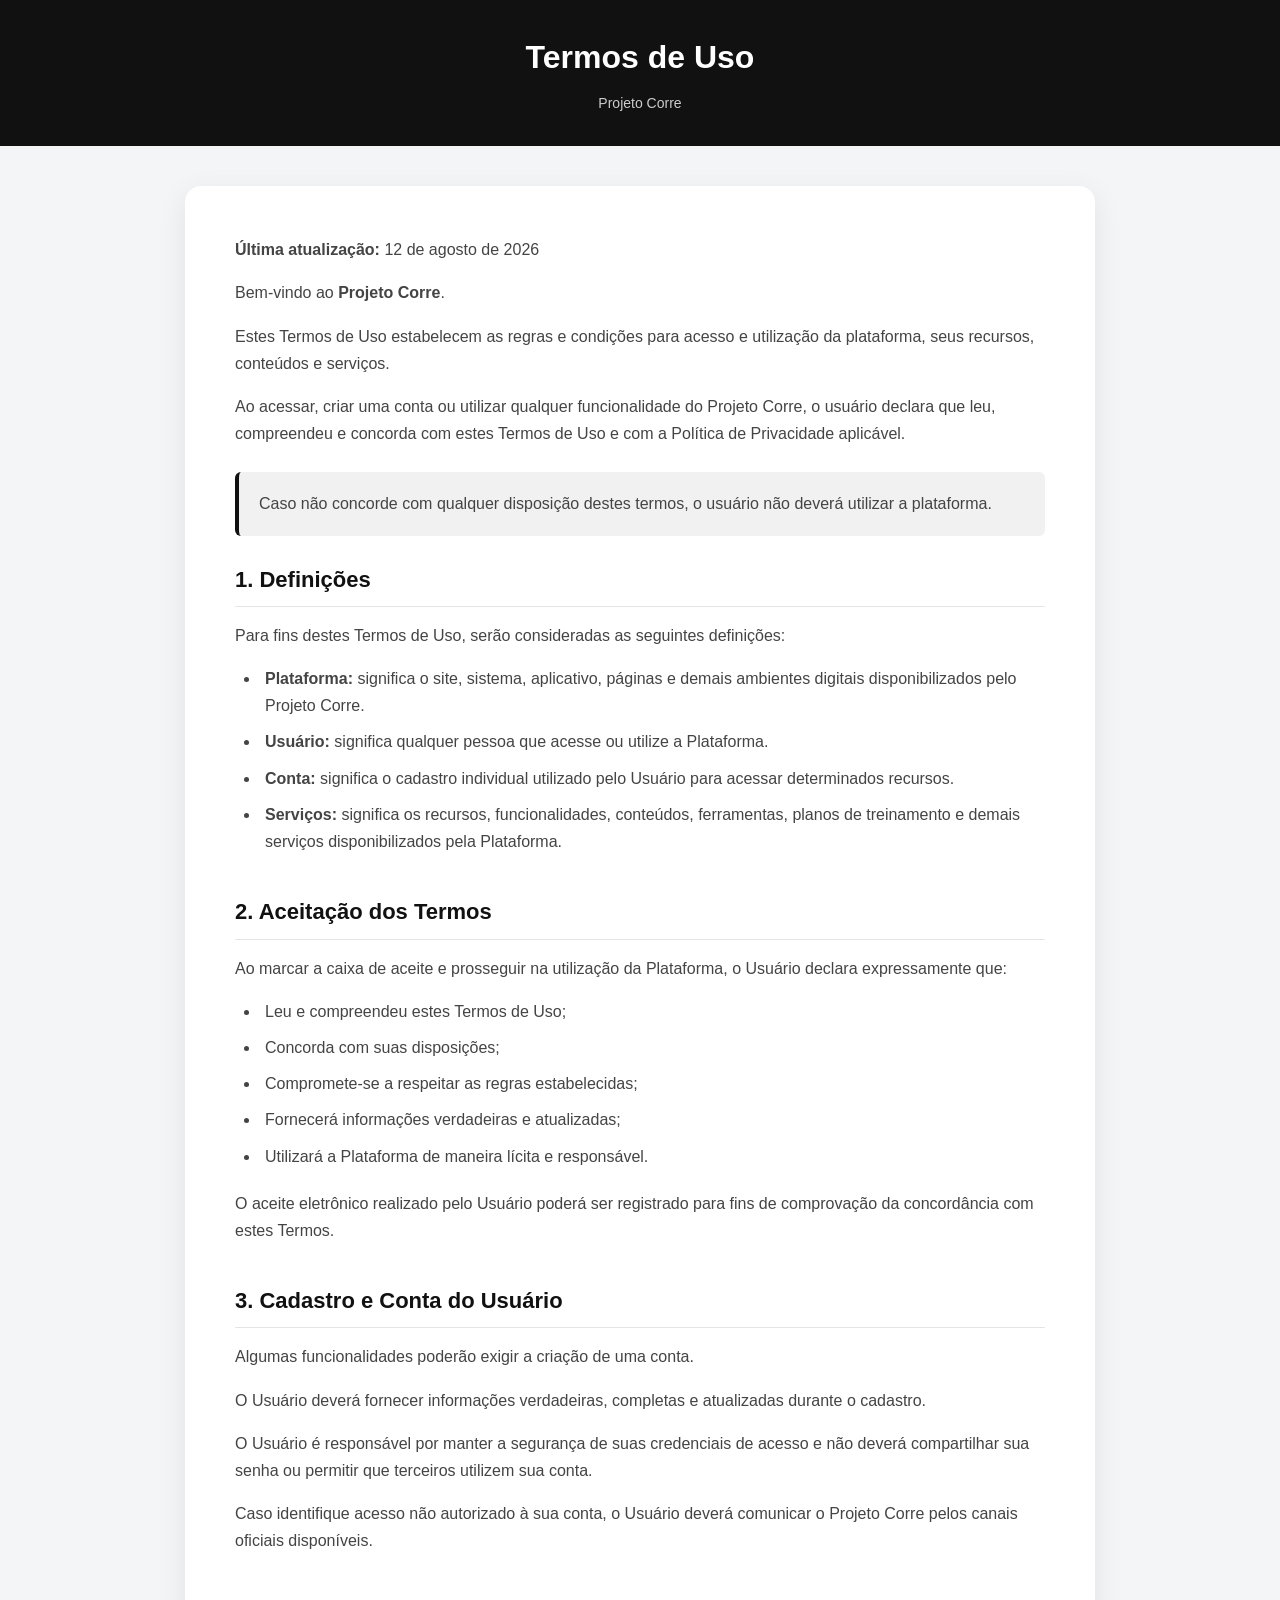
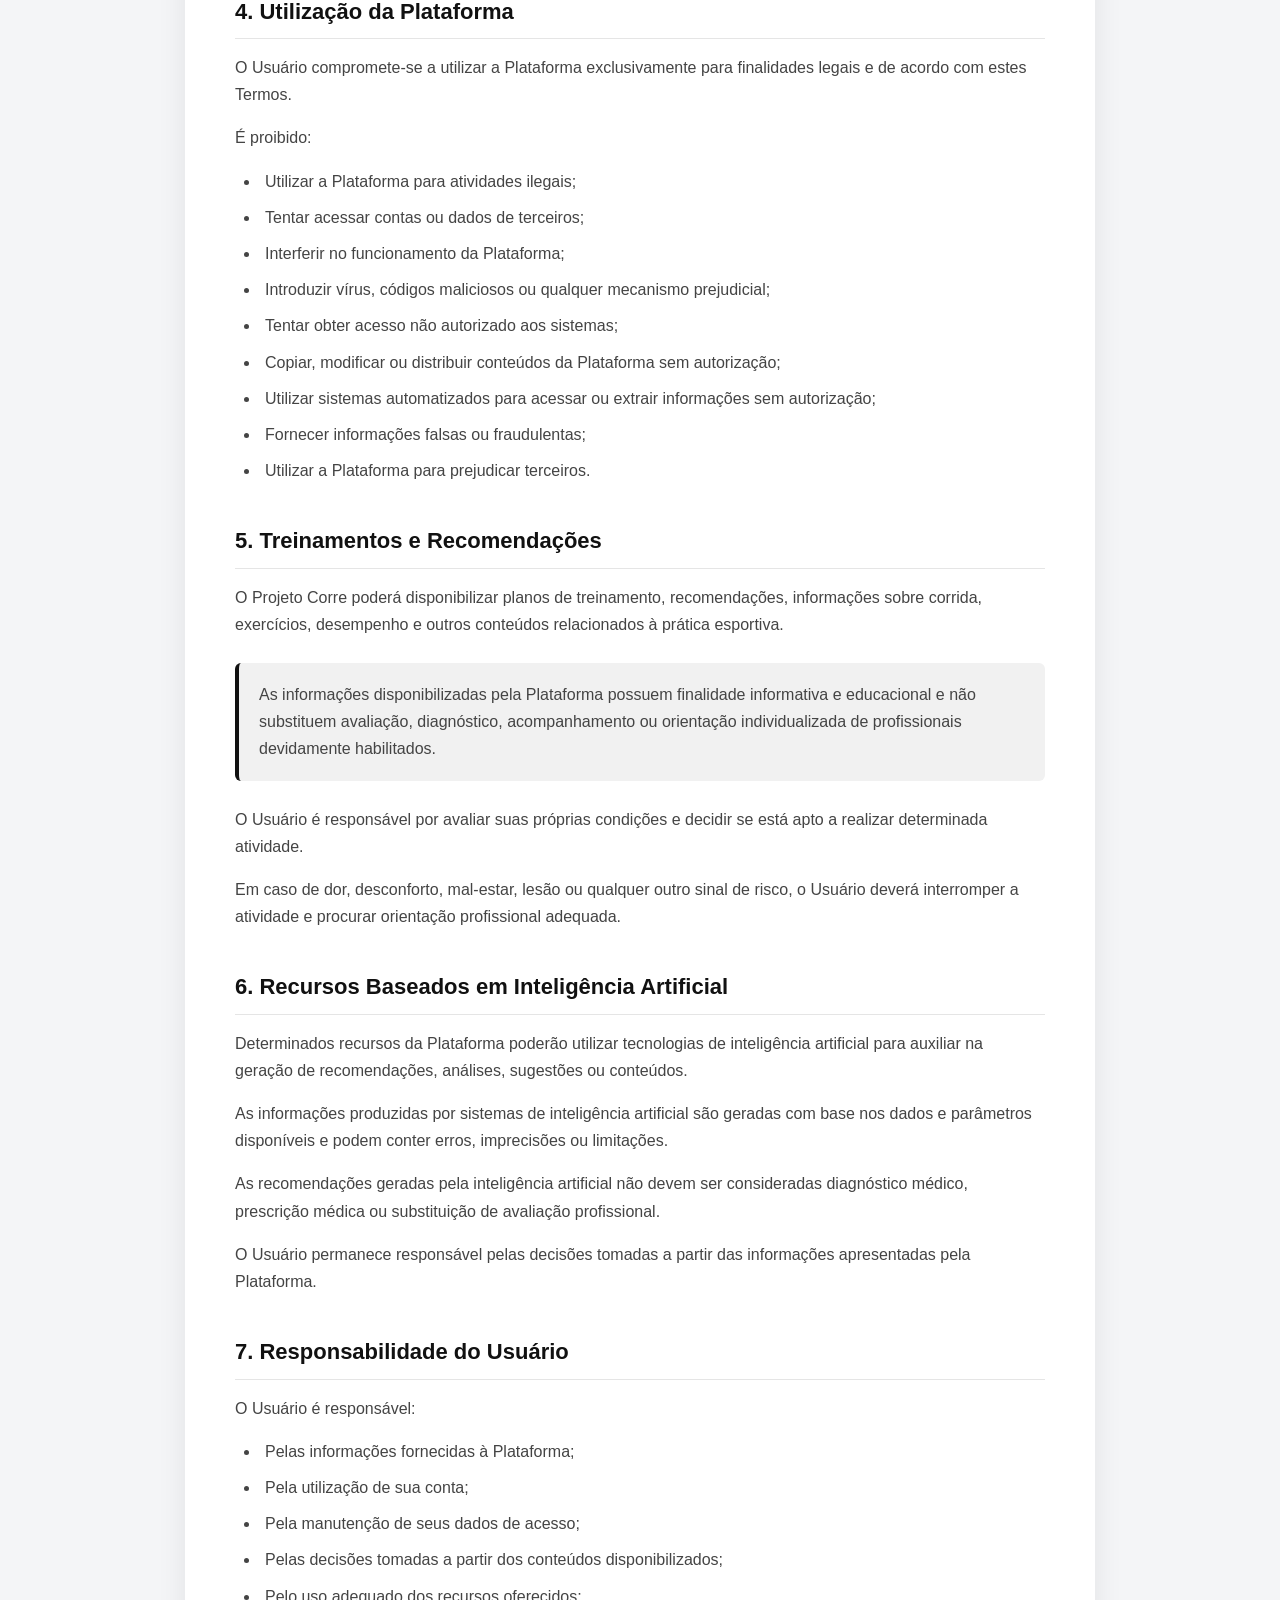
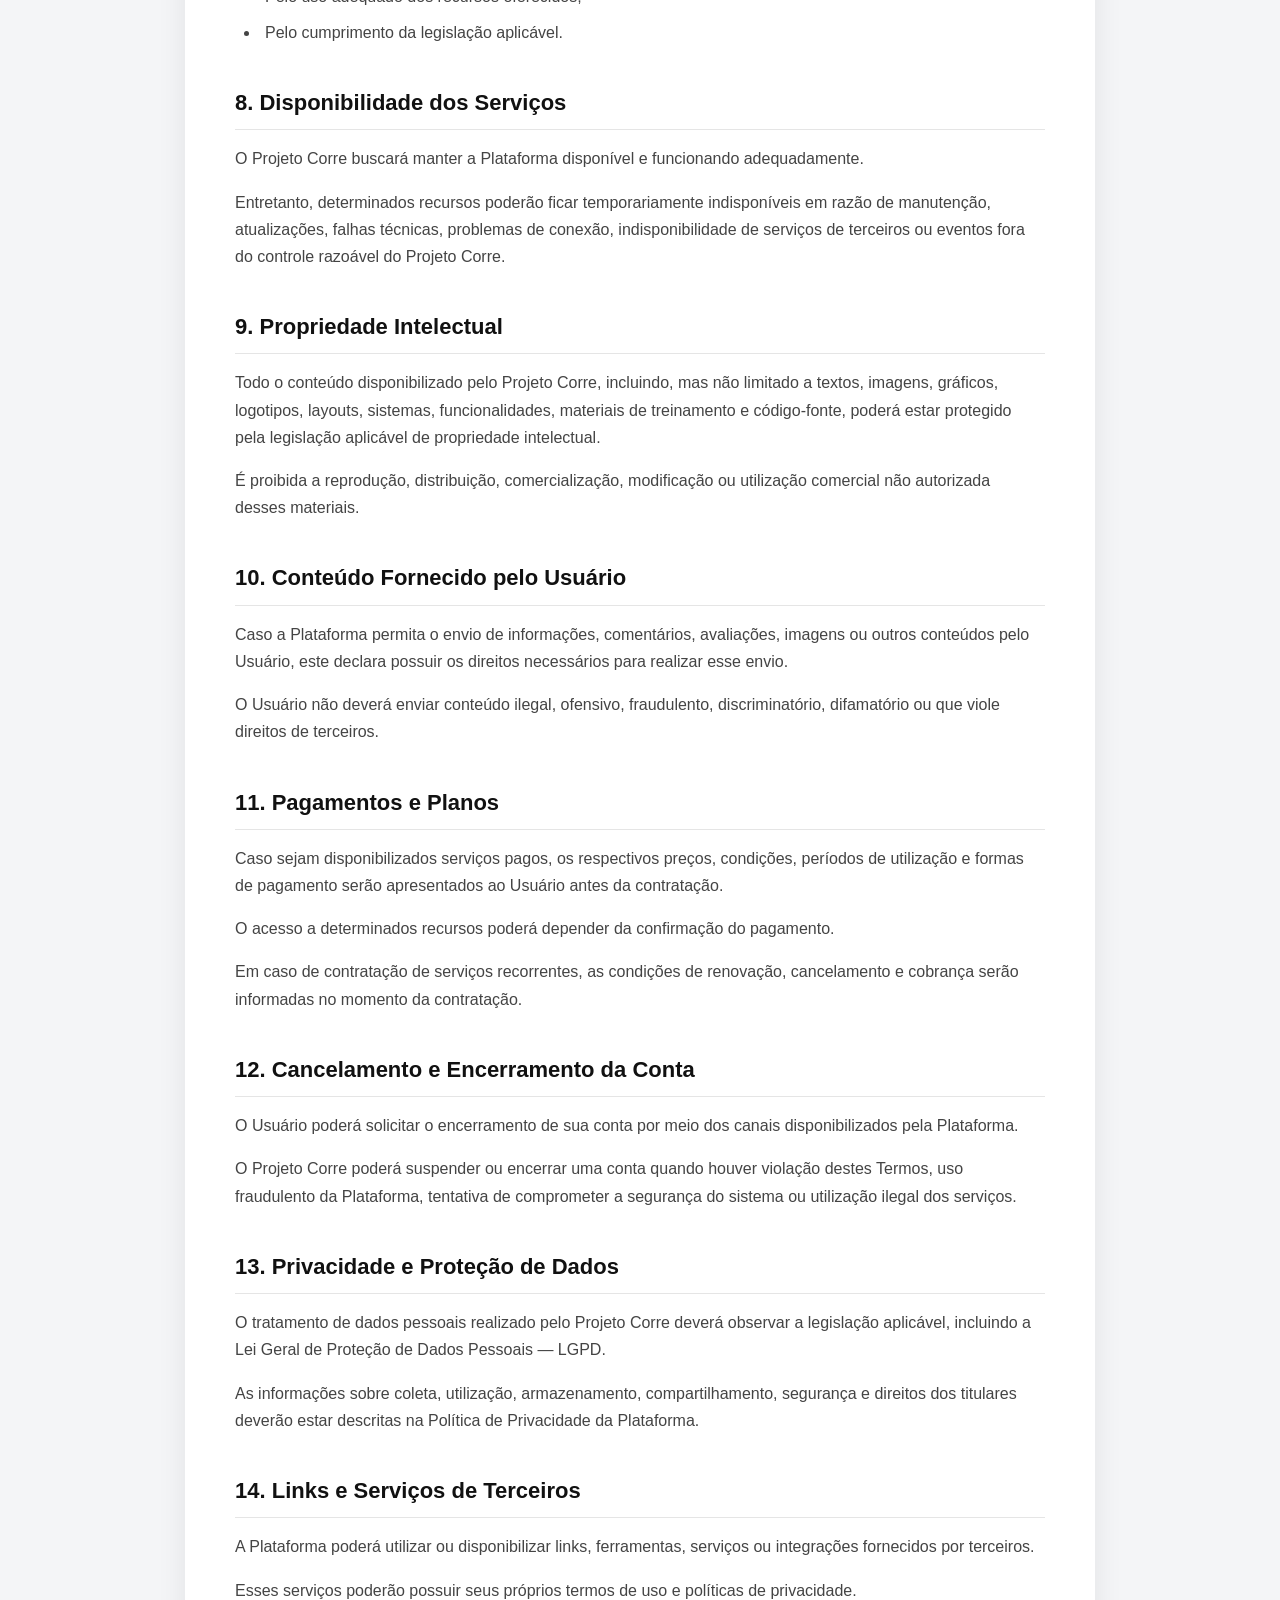
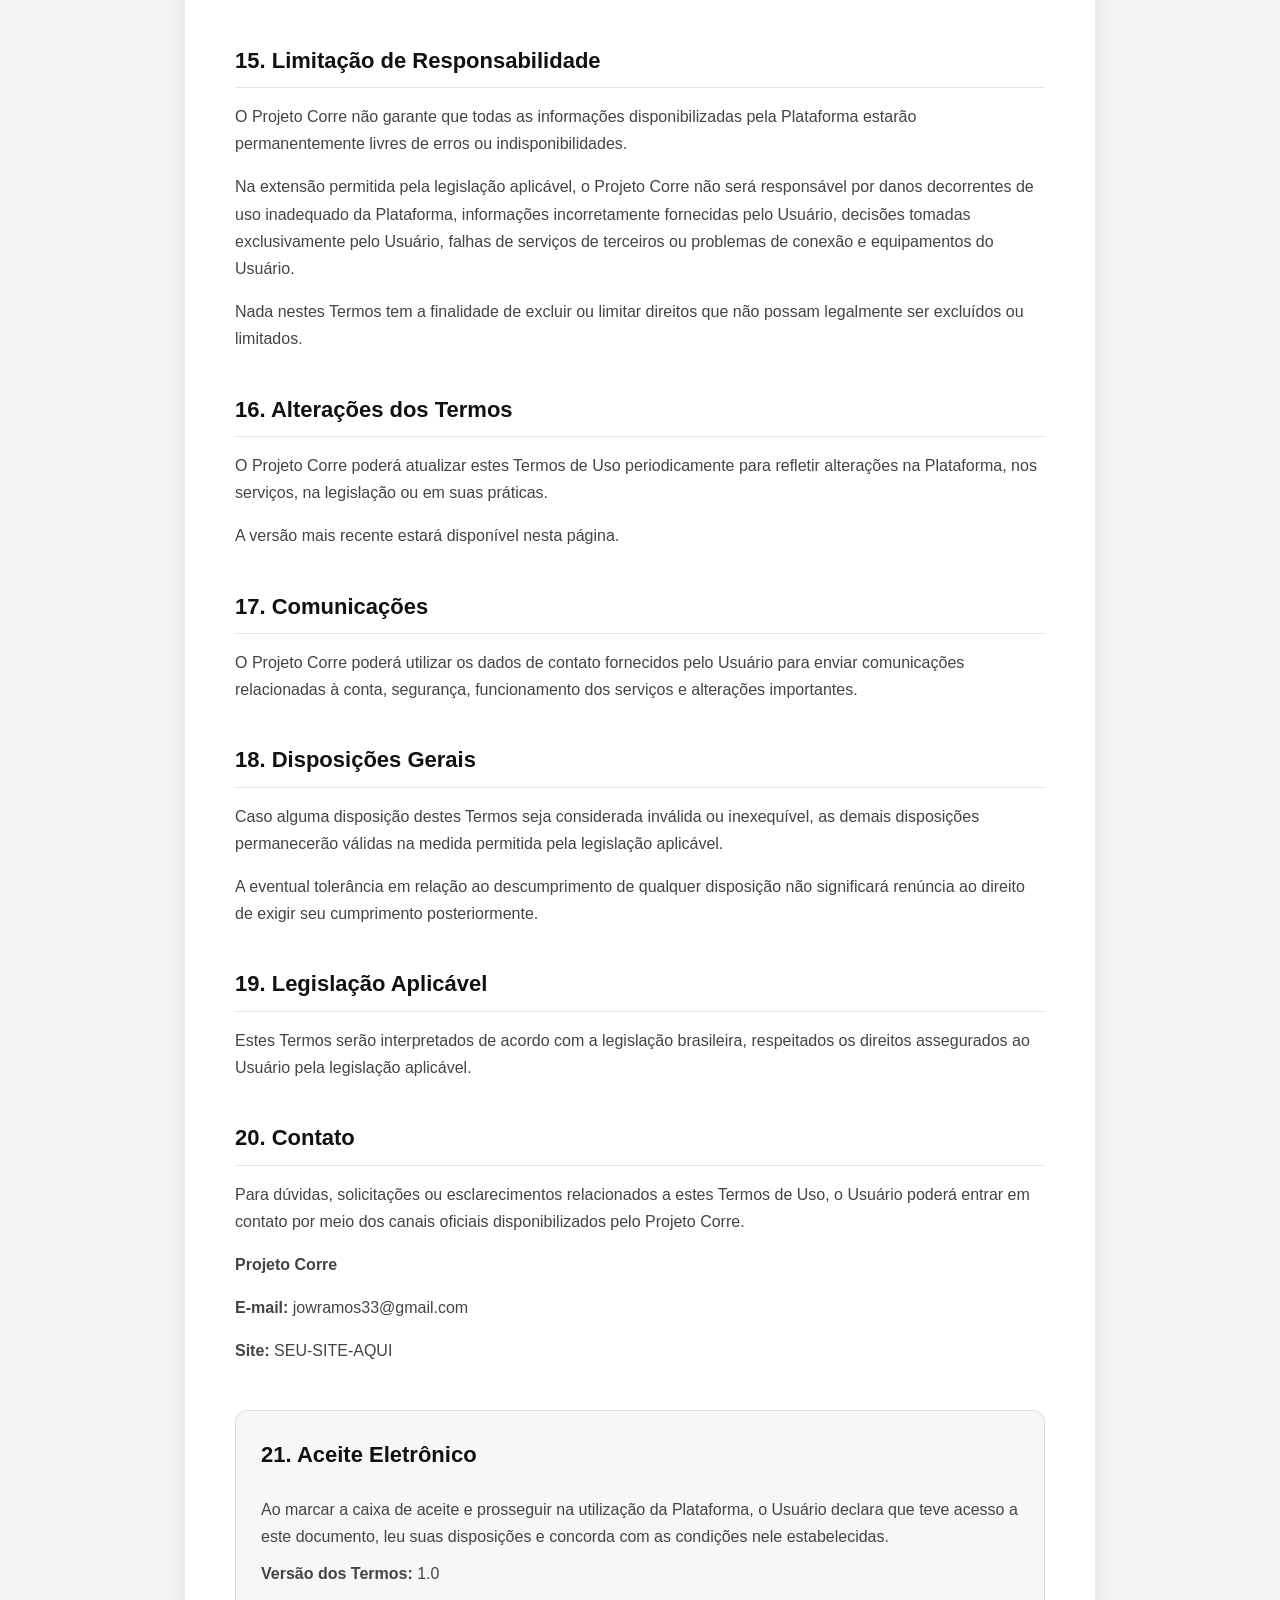
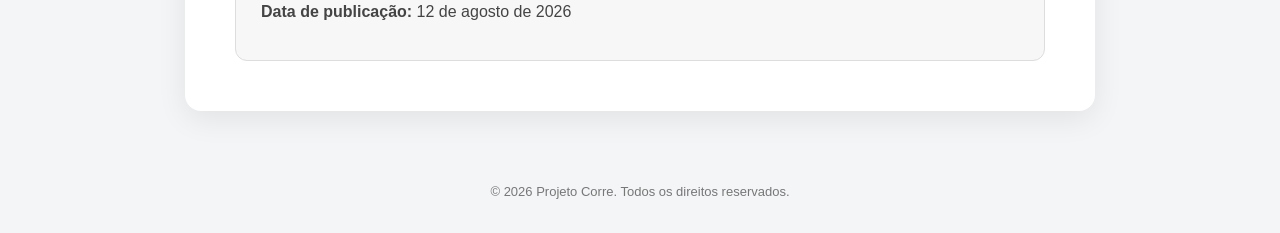
<file: termos-de-uso.html>
<!DOCTYPE html>
<html lang="pt-BR">

<head>
    <meta charset="UTF-8">
    <meta name="viewport" content="width=device-width, initial-scale=1.0">

    <meta name="description"
        content="Termos de Uso do Projeto Corre.">

    <title>Termos de Uso | Projeto Corre</title>

    <style>
        * {
            margin: 0;
            padding: 0;
            box-sizing: border-box;
        }

        body {
            font-family: Arial, Helvetica, sans-serif;
            background: #f4f5f7;
            color: #222;
            line-height: 1.7;
        }

        /* CABEÇALHO */

        header {
            background: #111;
            color: #fff;
            padding: 30px 20px;
            text-align: center;
        }

        header h1 {
            font-size: 32px;
            margin-bottom: 8px;
        }

        header p {
            color: #ccc;
            font-size: 14px;
        }

        /* CONTEÚDO */

        .container {
            width: 100%;
            max-width: 950px;
            margin: 40px auto;
            padding: 0 20px;
        }

        .termos {
            background: #fff;
            padding: 50px;
            border-radius: 16px;
            box-shadow: 0 8px 30px rgba(0, 0, 0, 0.08);
        }

        /* TÍTULOS */

        .termos h2 {
            font-size: 22px;
            margin-top: 38px;
            margin-bottom: 15px;
            color: #111;
            border-bottom: 1px solid #e5e5e5;
            padding-bottom: 8px;
        }

        .termos h2:first-of-type {
            margin-top: 0;
        }

        .termos h3 {
            font-size: 18px;
            margin-top: 25px;
            margin-bottom: 10px;
            color: #222;
        }

        /* PARÁGRAFOS */

        .termos p {
            font-size: 16px;
            margin-bottom: 16px;
            color: #444;
        }

        /* LISTAS */

        .termos ul {
            margin: 10px 0 20px 25px;
        }

        .termos li {
            margin-bottom: 9px;
            color: #444;
            padding-left: 5px;
        }

        /* DESTAQUE */

        .aviso {
            background: #f1f1f1;
            border-left: 4px solid #111;
            padding: 18px 20px;
            margin: 25px 0;
            border-radius: 6px;
        }

        .aviso p {
            margin: 0;
        }

        /* ACEITE */

        .aceite {
            margin-top: 45px;
            padding: 25px;
            background: #f7f7f7;
            border-radius: 12px;
            border: 1px solid #ddd;
        }

        .aceite h2 {
            margin-top: 0;
            border: none;
        }

        .aceite p {
            margin-bottom: 10px;
        }

        /* RODAPÉ */

        footer {
            text-align: center;
            padding: 30px 20px;
            color: #777;
            font-size: 13px;
        }

        /* MOBILE */

        @media (max-width: 700px) {

            header h1 {
                font-size: 26px;
            }

            .container {
                margin: 20px auto;
                padding: 0 12px;
            }

            .termos {
                padding: 25px 20px;
                border-radius: 12px;
            }

            .termos h2 {
                font-size: 20px;
            }

            .termos p,
            .termos li {
                font-size: 15px;
            }
        }
    </style>
</head>

<body>

    <!-- CABEÇALHO -->

    <header>

        <h1>Termos de Uso</h1>

        <p>
            Projeto Corre
        </p>

    </header>


    <!-- CONTEÚDO -->

    <main class="container">

        <article class="termos">

            <p>
                <strong>Última atualização:</strong>
                12 de agosto de 2026
            </p>

            <p>
                Bem-vindo ao <strong>Projeto Corre</strong>.
            </p>

            <p>
                Estes Termos de Uso estabelecem as regras e condições
                para acesso e utilização da plataforma, seus recursos,
                conteúdos e serviços.
            </p>

            <p>
                Ao acessar, criar uma conta ou utilizar qualquer
                funcionalidade do Projeto Corre, o usuário declara
                que leu, compreendeu e concorda com estes Termos de
                Uso e com a Política de Privacidade aplicável.
            </p>

            <div class="aviso">

                <p>
                    Caso não concorde com qualquer disposição destes
                    termos, o usuário não deverá utilizar a plataforma.
                </p>

            </div>


            <!-- 1 -->

            <h2>1. Definições</h2>

            <p>
                Para fins destes Termos de Uso, serão consideradas
                as seguintes definições:
            </p>

            <ul>

                <li>
                    <strong>Plataforma:</strong>
                    significa o site, sistema, aplicativo, páginas
                    e demais ambientes digitais disponibilizados pelo
                    Projeto Corre.
                </li>

                <li>
                    <strong>Usuário:</strong>
                    significa qualquer pessoa que acesse ou utilize
                    a Plataforma.
                </li>

                <li>
                    <strong>Conta:</strong>
                    significa o cadastro individual utilizado pelo
                    Usuário para acessar determinados recursos.
                </li>

                <li>
                    <strong>Serviços:</strong>
                    significa os recursos, funcionalidades, conteúdos,
                    ferramentas, planos de treinamento e demais serviços
                    disponibilizados pela Plataforma.
                </li>

            </ul>


            <!-- 2 -->

            <h2>2. Aceitação dos Termos</h2>

            <p>
                Ao marcar a caixa de aceite e prosseguir na utilização
                da Plataforma, o Usuário declara expressamente que:
            </p>

            <ul>

                <li>
                    Leu e compreendeu estes Termos de Uso;
                </li>

                <li>
                    Concorda com suas disposições;
                </li>

                <li>
                    Compromete-se a respeitar as regras estabelecidas;
                </li>

                <li>
                    Fornecerá informações verdadeiras e atualizadas;
                </li>

                <li>
                    Utilizará a Plataforma de maneira lícita e responsável.
                </li>

            </ul>

            <p>
                O aceite eletrônico realizado pelo Usuário poderá ser
                registrado para fins de comprovação da concordância
                com estes Termos.
            </p>


            <!-- 3 -->

            <h2>3. Cadastro e Conta do Usuário</h2>

            <p>
                Algumas funcionalidades poderão exigir a criação
                de uma conta.
            </p>

            <p>
                O Usuário deverá fornecer informações verdadeiras,
                completas e atualizadas durante o cadastro.
            </p>

            <p>
                O Usuário é responsável por manter a segurança de
                suas credenciais de acesso e não deverá compartilhar
                sua senha ou permitir que terceiros utilizem sua conta.
            </p>

            <p>
                Caso identifique acesso não autorizado à sua conta,
                o Usuário deverá comunicar o Projeto Corre pelos
                canais oficiais disponíveis.
            </p>


            <!-- 4 -->

            <h2>4. Utilização da Plataforma</h2>

            <p>
                O Usuário compromete-se a utilizar a Plataforma
                exclusivamente para finalidades legais e de acordo
                com estes Termos.
            </p>

            <p>É proibido:</p>

            <ul>

                <li>
                    Utilizar a Plataforma para atividades ilegais;
                </li>

                <li>
                    Tentar acessar contas ou dados de terceiros;
                </li>

                <li>
                    Interferir no funcionamento da Plataforma;
                </li>

                <li>
                    Introduzir vírus, códigos maliciosos ou qualquer
                    mecanismo prejudicial;
                </li>

                <li>
                    Tentar obter acesso não autorizado aos sistemas;
                </li>

                <li>
                    Copiar, modificar ou distribuir conteúdos da
                    Plataforma sem autorização;
                </li>

                <li>
                    Utilizar sistemas automatizados para acessar ou
                    extrair informações sem autorização;
                </li>

                <li>
                    Fornecer informações falsas ou fraudulentas;
                </li>

                <li>
                    Utilizar a Plataforma para prejudicar terceiros.
                </li>

            </ul>


            <!-- 5 -->

            <h2>5. Treinamentos e Recomendações</h2>

            <p>
                O Projeto Corre poderá disponibilizar planos de
                treinamento, recomendações, informações sobre corrida,
                exercícios, desempenho e outros conteúdos relacionados
                à prática esportiva.
            </p>

            <div class="aviso">

                <p>
                    As informações disponibilizadas pela Plataforma
                    possuem finalidade informativa e educacional e não
                    substituem avaliação, diagnóstico, acompanhamento
                    ou orientação individualizada de profissionais
                    devidamente habilitados.
                </p>

            </div>

            <p>
                O Usuário é responsável por avaliar suas próprias
                condições e decidir se está apto a realizar determinada
                atividade.
            </p>

            <p>
                Em caso de dor, desconforto, mal-estar, lesão ou
                qualquer outro sinal de risco, o Usuário deverá
                interromper a atividade e procurar orientação
                profissional adequada.
            </p>


            <!-- 6 -->

            <h2>6. Recursos Baseados em Inteligência Artificial</h2>

            <p>
                Determinados recursos da Plataforma poderão utilizar
                tecnologias de inteligência artificial para auxiliar
                na geração de recomendações, análises, sugestões
                ou conteúdos.
            </p>

            <p>
                As informações produzidas por sistemas de inteligência
                artificial são geradas com base nos dados e parâmetros
                disponíveis e podem conter erros, imprecisões ou limitações.
            </p>

            <p>
                As recomendações geradas pela inteligência artificial
                não devem ser consideradas diagnóstico médico,
                prescrição médica ou substituição de avaliação
                profissional.
            </p>

            <p>
                O Usuário permanece responsável pelas decisões tomadas
                a partir das informações apresentadas pela Plataforma.
            </p>


            <!-- 7 -->

            <h2>7. Responsabilidade do Usuário</h2>

            <p>O Usuário é responsável:</p>

            <ul>

                <li>
                    Pelas informações fornecidas à Plataforma;
                </li>

                <li>
                    Pela utilização de sua conta;
                </li>

                <li>
                    Pela manutenção de seus dados de acesso;
                </li>

                <li>
                    Pelas decisões tomadas a partir dos conteúdos
                    disponibilizados;
                </li>

                <li>
                    Pelo uso adequado dos recursos oferecidos;
                </li>

                <li>
                    Pelo cumprimento da legislação aplicável.
                </li>

            </ul>


            <!-- 8 -->

            <h2>8. Disponibilidade dos Serviços</h2>

            <p>
                O Projeto Corre buscará manter a Plataforma disponível
                e funcionando adequadamente.
            </p>

            <p>
                Entretanto, determinados recursos poderão ficar
                temporariamente indisponíveis em razão de manutenção,
                atualizações, falhas técnicas, problemas de conexão,
                indisponibilidade de serviços de terceiros ou eventos
                fora do controle razoável do Projeto Corre.
            </p>


            <!-- 9 -->

            <h2>9. Propriedade Intelectual</h2>

            <p>
                Todo o conteúdo disponibilizado pelo Projeto Corre,
                incluindo, mas não limitado a textos, imagens,
                gráficos, logotipos, layouts, sistemas, funcionalidades,
                materiais de treinamento e código-fonte, poderá estar
                protegido pela legislação aplicável de propriedade
                intelectual.
            </p>

            <p>
                É proibida a reprodução, distribuição, comercialização,
                modificação ou utilização comercial não autorizada
                desses materiais.
            </p>


            <!-- 10 -->

            <h2>10. Conteúdo Fornecido pelo Usuário</h2>

            <p>
                Caso a Plataforma permita o envio de informações,
                comentários, avaliações, imagens ou outros conteúdos
                pelo Usuário, este declara possuir os direitos necessários
                para realizar esse envio.
            </p>

            <p>
                O Usuário não deverá enviar conteúdo ilegal, ofensivo,
                fraudulento, discriminatório, difamatório ou que viole
                direitos de terceiros.
            </p>


            <!-- 11 -->

            <h2>11. Pagamentos e Planos</h2>

            <p>
                Caso sejam disponibilizados serviços pagos, os respectivos
                preços, condições, períodos de utilização e formas de
                pagamento serão apresentados ao Usuário antes da contratação.
            </p>

            <p>
                O acesso a determinados recursos poderá depender da
                confirmação do pagamento.
            </p>

            <p>
                Em caso de contratação de serviços recorrentes, as
                condições de renovação, cancelamento e cobrança serão
                informadas no momento da contratação.
            </p>


            <!-- 12 -->

            <h2>12. Cancelamento e Encerramento da Conta</h2>

            <p>
                O Usuário poderá solicitar o encerramento de sua conta
                por meio dos canais disponibilizados pela Plataforma.
            </p>

            <p>
                O Projeto Corre poderá suspender ou encerrar uma conta
                quando houver violação destes Termos, uso fraudulento
                da Plataforma, tentativa de comprometer a segurança
                do sistema ou utilização ilegal dos serviços.
            </p>


            <!-- 13 -->

            <h2>13. Privacidade e Proteção de Dados</h2>

            <p>
                O tratamento de dados pessoais realizado pelo Projeto
                Corre deverá observar a legislação aplicável, incluindo
                a Lei Geral de Proteção de Dados Pessoais — LGPD.
            </p>

            <p>
                As informações sobre coleta, utilização, armazenamento,
                compartilhamento, segurança e direitos dos titulares
                deverão estar descritas na Política de Privacidade
                da Plataforma.
            </p>


            <!-- 14 -->

            <h2>14. Links e Serviços de Terceiros</h2>

            <p>
                A Plataforma poderá utilizar ou disponibilizar links,
                ferramentas, serviços ou integrações fornecidos por
                terceiros.
            </p>

            <p>
                Esses serviços poderão possuir seus próprios termos
                de uso e políticas de privacidade.
            </p>


            <!-- 15 -->

            <h2>15. Limitação de Responsabilidade</h2>

            <p>
                O Projeto Corre não garante que todas as informações
                disponibilizadas pela Plataforma estarão permanentemente
                livres de erros ou indisponibilidades.
            </p>

            <p>
                Na extensão permitida pela legislação aplicável, o
                Projeto Corre não será responsável por danos decorrentes
                de uso inadequado da Plataforma, informações incorretamente
                fornecidas pelo Usuário, decisões tomadas exclusivamente
                pelo Usuário, falhas de serviços de terceiros ou problemas
                de conexão e equipamentos do Usuário.
            </p>

            <p>
                Nada nestes Termos tem a finalidade de excluir ou limitar
                direitos que não possam legalmente ser excluídos ou limitados.
            </p>


            <!-- 16 -->

            <h2>16. Alterações dos Termos</h2>

            <p>
                O Projeto Corre poderá atualizar estes Termos de Uso
                periodicamente para refletir alterações na Plataforma,
                nos serviços, na legislação ou em suas práticas.
            </p>

            <p>
                A versão mais recente estará disponível nesta página.
            </p>


            <!-- 17 -->

            <h2>17. Comunicações</h2>

            <p>
                O Projeto Corre poderá utilizar os dados de contato
                fornecidos pelo Usuário para enviar comunicações
                relacionadas à conta, segurança, funcionamento dos
                serviços e alterações importantes.
            </p>


            <!-- 18 -->

            <h2>18. Disposições Gerais</h2>

            <p>
                Caso alguma disposição destes Termos seja considerada
                inválida ou inexequível, as demais disposições permanecerão
                válidas na medida permitida pela legislação aplicável.
            </p>

            <p>
                A eventual tolerância em relação ao descumprimento de
                qualquer disposição não significará renúncia ao direito
                de exigir seu cumprimento posteriormente.
            </p>


            <!-- 19 -->

            <h2>19. Legislação Aplicável</h2>

            <p>
                Estes Termos serão interpretados de acordo com a legislação
                brasileira, respeitados os direitos assegurados ao Usuário
                pela legislação aplicável.
            </p>


            <!-- 20 -->

            <h2>20. Contato</h2>

            <p>
                Para dúvidas, solicitações ou esclarecimentos relacionados
                a estes Termos de Uso, o Usuário poderá entrar em contato
                por meio dos canais oficiais disponibilizados pelo
                Projeto Corre.
            </p>

            <p>
                <strong>Projeto Corre</strong>
            </p>

            <p>
                <strong>E-mail:</strong>
                jowramos33@gmail.com
            </p>

            <p>
                <strong>Site:</strong>
                SEU-SITE-AQUI
            </p>


            <!-- ACEITE -->

            <div class="aceite">

                <h2>21. Aceite Eletrônico</h2>

                <p>
                    Ao marcar a caixa de aceite e prosseguir na utilização
                    da Plataforma, o Usuário declara que teve acesso a
                    este documento, leu suas disposições e concorda com
                    as condições nele estabelecidas.
                </p>

                <p>
                    <strong>
                        Versão dos Termos:
                    </strong>
                    1.0
                </p>

                <p>
                    <strong>
                        Data de publicação:
                    </strong>
                    12 de agosto de 2026
                </p>

            </div>

        </article>

    </main>


    <!-- RODAPÉ -->

    <footer>

        © 2026 Projeto Corre. Todos os direitos reservados.

    </footer>

</body>

</html>
</file>
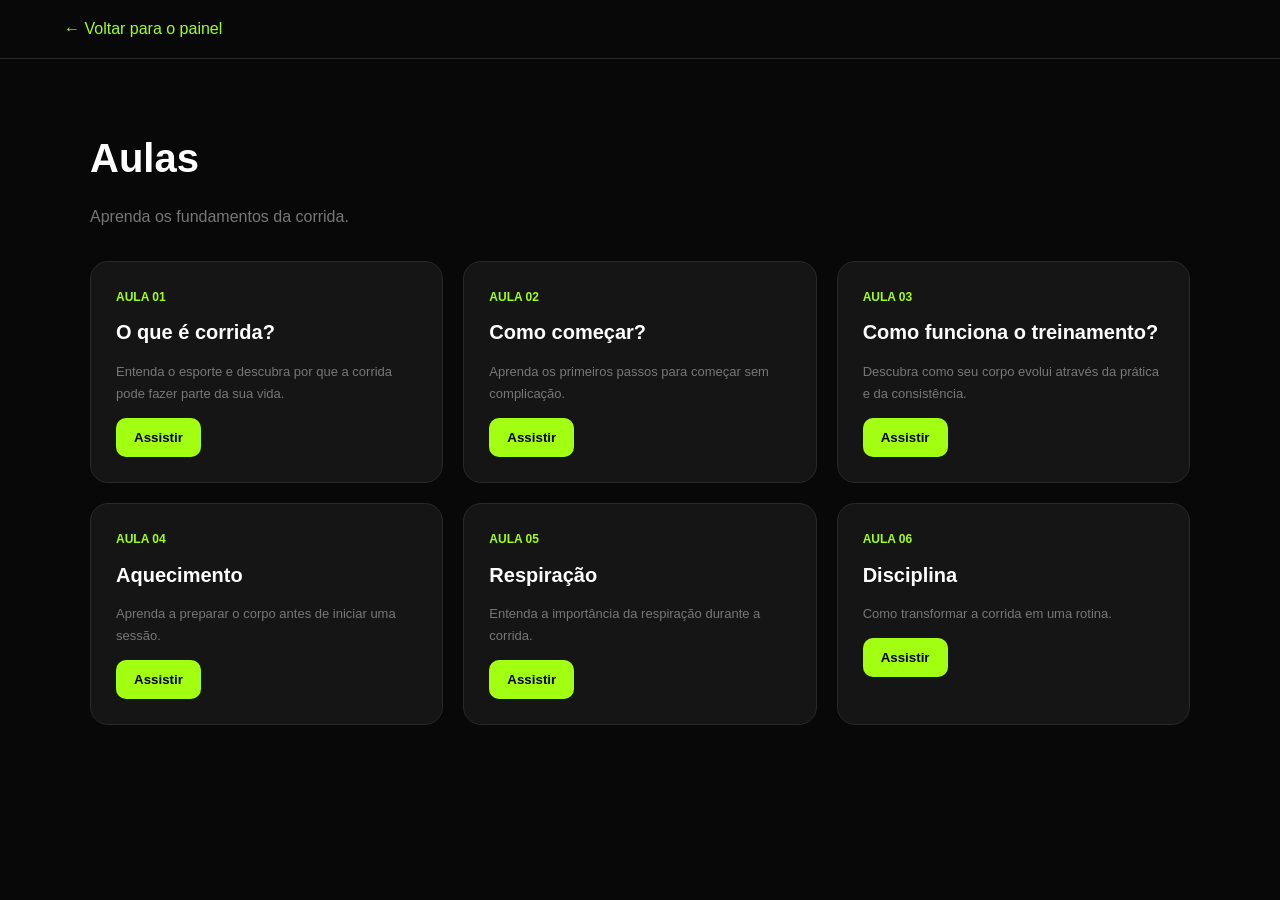
<file: html/aulas.html>
<!DOCTYPE html>
<html lang="pt-BR">

<head>

<meta charset="UTF-8">

<meta name="viewport" content="width=device-width, initial-scale=1.0">

<title>Aulas | Projeto Corre</title>

<style>

* {
box-sizing:border-box;
}

body {
margin:0;
font-family:Poppins,Arial,sans-serif;
background:#080808;
color:white;
}

header {
padding:20px 5%;
border-bottom:1px solid #292929;
}

header a {
color:#A3FF12;
text-decoration:none;
}

main {
width:min(1100px,92%);
margin:auto;
padding:50px 0;
}

h1 {
font-size:40px;
}

.subtitle {
color:#777;
}

.grid {
display:grid;
grid-template-columns:repeat(3,1fr);
gap:20px;
margin-top:35px;
}

.card {
background:#151515;
border:1px solid #292929;
border-radius:18px;
padding:25px;
}

.card span {
color:#A3FF12;
font-size:12px;
font-weight:bold;
}

.card h2 {
font-size:20px;
}

.card p {
color:#777;
font-size:13px;
line-height:1.7;
}

button {
border:0;
background:#A3FF12;
padding:12px 18px;
border-radius:10px;
font-weight:bold;
cursor:pointer;
}

@media(max-width:700px) {
.grid {
grid-template-columns:1fr;
}
}

</style>

</head>

<body>

<header>

<a href="dashboard.html">
← Voltar para o painel
</a>

</header>

<main>

<h1>
Aulas
</h1>

<p class="subtitle">
Aprenda os fundamentos da corrida.
</p>

<div class="grid">

<div class="card">

<span>
AULA 01
</span>

<h2>
O que é corrida?
</h2>

<p>
Entenda o esporte e descubra por que
a corrida pode fazer parte da sua vida.
</p>

<button>
Assistir
</button>

</div>

<div class="card">

<span>
AULA 02
</span>

<h2>
Como começar?
</h2>

<p>
Aprenda os primeiros passos para
começar sem complicação.
</p>

<button>
Assistir
</button>

</div>

<div class="card">

<span>
AULA 03
</span>

<h2>
Como funciona o treinamento?
</h2>

<p>
Descubra como seu corpo evolui através
da prática e da consistência.
</p>

<button>
Assistir
</button>

</div>

<div class="card">

<span>
AULA 04
</span>

<h2>
Aquecimento
</h2>

<p>
Aprenda a preparar o corpo antes
de iniciar uma sessão.
</p>

<button>
Assistir
</button>

</div>

<div class="card">

<span>
AULA 05
</span>

<h2>
Respiração
</h2>

<p>
Entenda a importância da respiração
durante a corrida.
</p>

<button>
Assistir
</button>

</div>

<div class="card">

<span>
AULA 06
</span>

<h2>
Disciplina
</h2>

<p>
Como transformar a corrida em
uma rotina.
</p>

<button>
Assistir
</button>

</div>

</div>

</main>

</body>

</html>
</file>
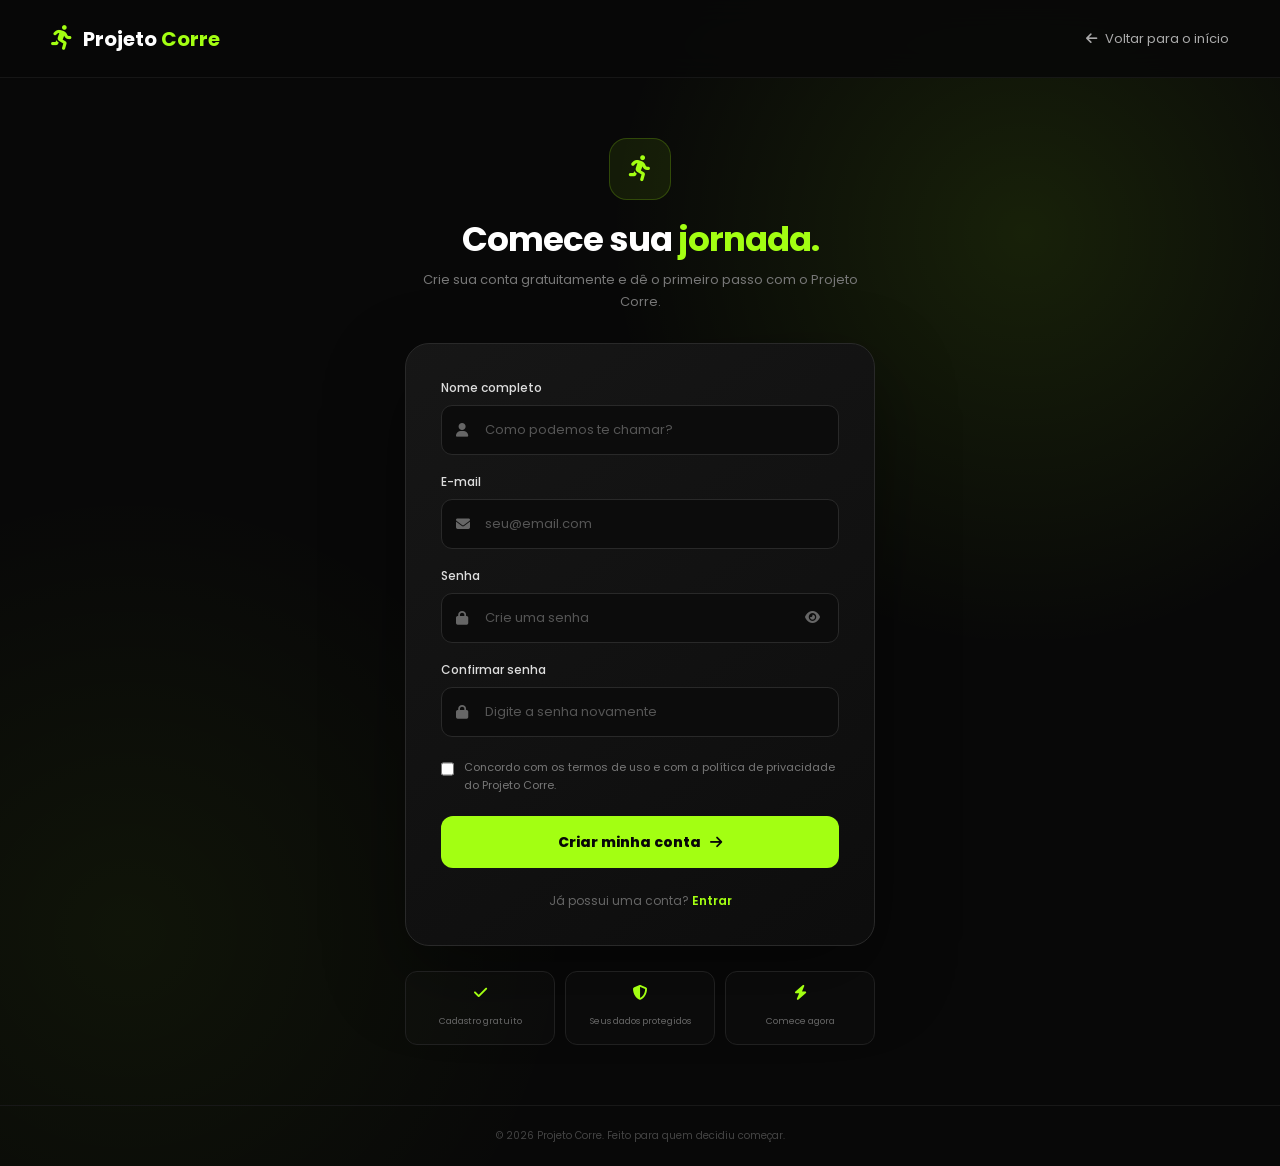
<file: html/cadastro.html>
<!DOCTYPE html>
<html lang="pt-BR">

<head>

    <meta charset="UTF-8">

    <meta
        name="viewport"
        content="width=device-width, initial-scale=1.0">

    <meta
        name="description"
        content="Crie sua conta gratuitamente no Projeto Corre.">

    <meta
        name="theme-color"
        content="#A3FF12">

    <title>Projeto Corre | Criar conta</title>


    <!-- GOOGLE FONT -->

    <link
        rel="preconnect"
        href="https://fonts.googleapis.com">

    <link
        rel="preconnect"
        href="https://fonts.gstatic.com"
        crossorigin>

    <link
        href="https://fonts.googleapis.com/css2?family=Poppins:wght@300;400;500;600;700;800&display=swap"
        rel="stylesheet">


    <!-- FONT AWESOME -->

    <link
        rel="stylesheet"
        href="https://cdnjs.cloudflare.com/ajax/libs/font-awesome/6.7.2/css/all.min.css">


    <style>

        /* =====================================================
           RESET
        ===================================================== */

        * {
            margin: 0;
            padding: 0;
            box-sizing: border-box;
        }


        :root {

            --green: #A3FF12;

            --green-dark: #78c400;

            --black: #080808;

            --dark: #101010;

            --dark-2: #151515;

            --dark-3: #1d1d1d;

            --gray: #888;

            --white: #fff;

            --border: #292929;

        }


        html {
            scroll-behavior: smooth;
        }


        body {

            min-height: 100vh;

            font-family: "Poppins", sans-serif;

            background:
                radial-gradient(
                    circle at 80% 20%,
                    rgba(163, 255, 18, .10),
                    transparent 30%
                ),

                radial-gradient(
                    circle at 10% 80%,
                    rgba(163, 255, 18, .05),
                    transparent 30%
                ),

                #080808;

            color: var(--white);

            overflow-x: hidden;

        }


        a {
            color: inherit;
            text-decoration: none;
        }


        button,
        input {
            font-family: inherit;
        }


        /* =====================================================
           FUNDO
        ===================================================== */

        .page {

            min-height: 100vh;

            display: flex;

            flex-direction: column;

        }


        /* =====================================================
           HEADER
        ===================================================== */

        header {

            width: 100%;

            height: 78px;

            display: flex;

            align-items: center;

            border-bottom: 1px solid rgba(255,255,255,.06);

            background: rgba(8,8,8,.90);

            backdrop-filter: blur(15px);

        }


        .header-content {

            width: min(1180px, 92%);

            margin: auto;

            display: flex;

            align-items: center;

            justify-content: space-between;

        }


        /* LOGO */

        .logo {

            display: flex;

            align-items: center;

            gap: 10px;

            font-size: 20px;

            font-weight: 700;

        }


        .logo i {

            color: var(--green);

            font-size: 25px;

        }


        .logo strong {

            color: var(--green);

        }


        .back-home {

            display: flex;

            align-items: center;

            gap: 8px;

            color: #aaa;

            font-size: 13px;

            transition: .25s;

        }


        .back-home:hover {

            color: var(--green);

        }


        /* =====================================================
           CONTEÚDO
        ===================================================== */

        .signup-area {

            flex: 1;

            display: flex;

            align-items: center;

            justify-content: center;

            padding: 60px 20px;

        }


        .signup-container {

            width: 100%;

            max-width: 470px;

        }


        /* =====================================================
           TÍTULO
        ===================================================== */

        .signup-header {

            text-align: center;

            margin-bottom: 30px;

        }


        .signup-icon {

            width: 62px;

            height: 62px;

            margin: 0 auto 20px;

            display: flex;

            align-items: center;

            justify-content: center;

            border-radius: 18px;

            background: rgba(163,255,18,.08);

            border: 1px solid rgba(163,255,18,.20);

            color: var(--green);

            font-size: 26px;

        }


        .signup-header h1 {

            font-size: 34px;

            line-height: 1.15;

            letter-spacing: -1px;

            margin-bottom: 10px;

        }


        .signup-header h1 span {

            color: var(--green);

        }


        .signup-header p {

            color: #777;

            font-size: 13px;

            line-height: 1.7;

        }


        /* =====================================================
           CARD
        ===================================================== */

        .signup-card {

            padding: 35px;

            background:

                linear-gradient(
                    145deg,
                    rgba(23,23,23,.98),
                    rgba(13,13,13,.98)
                );

            border: 1px solid #292929;

            border-radius: 24px;

            box-shadow:
                0 30px 80px rgba(0,0,0,.40);

        }


        /* =====================================================
           CAMPOS
        ===================================================== */

        .form-group {

            margin-bottom: 18px;

        }


        .form-group label {

            display: block;

            margin-bottom: 8px;

            color: #ddd;

            font-size: 12px;

            font-weight: 500;

        }


        .input-wrapper {

            position: relative;

        }


        .input-wrapper > i {

            position: absolute;

            left: 15px;

            top: 50%;

            transform: translateY(-50%);

            color: #666;

            font-size: 14px;

            pointer-events: none;

        }


        .input-wrapper input {

            width: 100%;

            height: 50px;

            padding: 0 15px 0 43px;

            background: #0c0c0c;

            border: 1px solid #292929;

            border-radius: 11px;

            outline: none;

            color: #fff;

            font-size: 13px;

            transition: .25s;

        }


        .input-wrapper input::placeholder {

            color: #555;

        }


        .input-wrapper input:focus {

            border-color: var(--green);

            box-shadow:
                0 0 0 3px rgba(163,255,18,.06);

        }


        /* =====================================================
           SENHA
        ===================================================== */

        .password-toggle {

            position: absolute;

            right: 14px;

            top: 50%;

            transform: translateY(-50%);

            border: none;

            background: transparent;

            color: #666;

            cursor: pointer;

            padding: 5px;

        }


        .password-toggle:hover {

            color: var(--green);

        }


        /* =====================================================
           TERMOS
        ===================================================== */

        .terms {

            display: flex;

            align-items: flex-start;

            gap: 10px;

            margin: 22px 0;

        }


        .terms input {

            width: 16px;

            height: 16px;

            margin-top: 2px;

            accent-color: var(--green);

            cursor: pointer;

        }


        .terms label {

            color: #777;

            font-size: 11px;

            line-height: 1.6;

            cursor: pointer;

        }


        .terms a {

            color: var(--green);

        }


        /* =====================================================
           BOTÃO
        ===================================================== */

        .btn-submit {

            width: 100%;

            height: 52px;

            display: flex;

            align-items: center;

            justify-content: center;

            gap: 9px;

            border: none;

            border-radius: 12px;

            background: var(--green);

            color: #080808;

            font-size: 14px;

            font-weight: 800;

            cursor: pointer;

            transition: .25s;

        }


        .btn-submit:hover {

            transform: translateY(-2px);

            box-shadow:
                0 15px 35px rgba(163,255,18,.18);

        }


        .btn-submit:active {

            transform: translateY(0);

        }


        /* =====================================================
           LOGIN
        ===================================================== */

        .login-link {

            text-align: center;

            margin-top: 24px;

            color: #666;

            font-size: 12px;

        }


        .login-link a {

            color: var(--green);

            font-weight: 600;

        }


        .login-link a:hover {

            text-decoration: underline;

        }


        /* =====================================================
           BENEFÍCIOS
        ===================================================== */

        .mini-benefits {

            display: grid;

            grid-template-columns: repeat(3, 1fr);

            gap: 10px;

            margin-top: 25px;

        }


        .mini-benefit {

            padding: 13px 8px;

            text-align: center;

            border: 1px solid #202020;

            border-radius: 12px;

            background: rgba(255,255,255,.015);

        }


        .mini-benefit i {

            display: block;

            color: var(--green);

            font-size: 15px;

            margin-bottom: 6px;

        }


        .mini-benefit span {

            color: #666;

            font-size: 9px;

        }


        /* =====================================================
           MENSAGEM
        ===================================================== */

        .message {

            display: none;

            padding: 12px 14px;

            margin-bottom: 18px;

            border-radius: 10px;

            font-size: 12px;

            line-height: 1.5;

        }


        .message.error {

            display: block;

            background: rgba(255,60,60,.08);

            border: 1px solid rgba(255,60,60,.25);

            color: #ff8585;

        }


        .message.success {

            display: block;

            background: rgba(163,255,18,.08);

            border: 1px solid rgba(163,255,18,.25);

            color: var(--green);

        }


        /* =====================================================
           FOOTER
        ===================================================== */

        footer {

            padding: 22px;

            text-align: center;

            border-top: 1px solid #181818;

            color: #444;

            font-size: 10px;

        }


        /* =====================================================
           RESPONSIVO
        ===================================================== */

        @media (max-width: 600px) {

            header {

                height: 70px;

            }


            .signup-area {

                padding: 40px 15px;

            }


            .signup-card {

                padding: 25px 20px;

                border-radius: 20px;

            }


            .signup-header h1 {

                font-size: 29px;

            }


            .signup-header p {

                font-size: 12px;

            }


            .mini-benefits {

                grid-template-columns: 1fr;

            }


            .mini-benefit {

                display: flex;

                align-items: center;

                justify-content: center;

                gap: 8px;

            }


            .mini-benefit i {

                margin: 0;

            }


            .back-home span {

                display: none;

            }

        }

    </style>

</head>


<body>


<div class="page">


    <!-- =====================================================
         HEADER
    ===================================================== -->

    <header>

        <div class="header-content">


            <a
                href="index.html"
                class="logo">

                <i class="fa-solid fa-person-running"></i>

                <span>
                    Projeto <strong>Corre</strong>
                </span>

            </a>


            <a
                href="index.html"
                class="back-home">

                <i class="fa-solid fa-arrow-left"></i>

                <span>
                    Voltar para o início
                </span>

            </a>


        </div>

    </header>



    <!-- =====================================================
         CADASTRO
    ===================================================== -->

    <main class="signup-area">


        <div class="signup-container">


            <div class="signup-header">


                <div class="signup-icon">

                    <i class="fa-solid fa-person-running"></i>

                </div>


                <h1>

                    Comece sua
                    <span>jornada.</span>

                </h1>


                <p>

                    Crie sua conta gratuitamente
                    e dê o primeiro passo com o
                    Projeto Corre.

                </p>


            </div>



            <div class="signup-card">


                <div
                    id="message"
                    class="message">
                </div>


                <form id="signupForm">


                    <!-- NOME -->

                    <div class="form-group">

                        <label for="name">
                            Nome completo
                        </label>

                        <div class="input-wrapper">

                            <i class="fa-solid fa-user"></i>

                            <input
                                type="text"
                                id="name"
                                placeholder="Como podemos te chamar?"
                                autocomplete="name"
                                required>

                        </div>

                    </div>



                    <!-- EMAIL -->

                    <div class="form-group">

                        <label for="email">
                            E-mail
                        </label>

                        <div class="input-wrapper">

                            <i class="fa-solid fa-envelope"></i>

                            <input
                                type="email"
                                id="email"
                                placeholder="seu@email.com"
                                autocomplete="email"
                                required>

                        </div>

                    </div>



                    <!-- SENHA -->

                    <div class="form-group">

                        <label for="password">
                            Senha
                        </label>

                        <div class="input-wrapper">

                            <i class="fa-solid fa-lock"></i>

                            <input
                                type="password"
                                id="password"
                                placeholder="Crie uma senha"
                                autocomplete="new-password"
                                minlength="6"
                                required>

                            <button
                                type="button"
                                class="password-toggle"
                                id="togglePassword"
                                aria-label="Mostrar senha">

                                <i class="fa-solid fa-eye"></i>

                            </button>

                        </div>

                    </div>



                    <!-- CONFIRMAR SENHA -->

                    <div class="form-group">

                        <label for="confirmPassword">
                            Confirmar senha
                        </label>

                        <div class="input-wrapper">

                            <i class="fa-solid fa-lock"></i>

                            <input
                                type="password"
                                id="confirmPassword"
                                placeholder="Digite a senha novamente"
                                autocomplete="new-password"
                                minlength="6"
                                required>

                        </div>

                    </div>



                    <!-- TERMOS -->

                    <div class="terms">

                        <input
                            type="checkbox"
                            id="terms"
                            required>

                        <label for="terms">

                            Concordo com os termos de uso
                            e com a política de privacidade
                            do Projeto Corre.

                        </label>

                    </div>



                    <!-- BOTÃO -->

                    <button
                        type="submit"
                        class="btn-submit">

                        Criar minha conta

                        <i class="fa-solid fa-arrow-right"></i>

                    </button>


                </form>


                <!-- LOGIN -->

                <div class="login-link">

                    Já possui uma conta?

                    <a href="login.html">
                        Entrar
                    </a>

                </div>


            </div>



            <!-- MINI BENEFÍCIOS -->

            <div class="mini-benefits">


                <div class="mini-benefit">

                    <i class="fa-solid fa-check"></i>

                    <span>
                        Cadastro gratuito
                    </span>

                </div>


                <div class="mini-benefit">

                    <i class="fa-solid fa-shield-halved"></i>

                    <span>
                        Seus dados protegidos
                    </span>

                </div>


                <div class="mini-benefit">

                    <i class="fa-solid fa-bolt"></i>

                    <span>
                        Comece agora
                    </span>

                </div>


            </div>


        </div>

    </main>



    <!-- =====================================================
         FOOTER
    ===================================================== -->

    <footer>

        © 2026 Projeto Corre.
        Feito para quem decidiu começar.

    </footer>


</div>



<!-- =====================================================
     JAVASCRIPT
===================================================== -->

<script>


    /* =====================================================
       MOSTRAR / ESCONDER SENHA
    ===================================================== */

    const togglePassword =
        document.getElementById("togglePassword");

    const password =
        document.getElementById("password");


    togglePassword.addEventListener(
        "click",
        function () {

            if (password.type === "password") {

                password.type = "text";

                this.innerHTML =
                    '<i class="fa-solid fa-eye-slash"></i>';

            } else {

                password.type = "password";

                this.innerHTML =
                    '<i class="fa-solid fa-eye"></i>';

            }

        }
    );



    /* =====================================================
       CADASTRO
    ===================================================== */

    const form =
        document.getElementById("signupForm");

    const message =
        document.getElementById("message");


    form.addEventListener(
        "submit",
        function (event) {

            event.preventDefault();


            const name =
                document
                    .getElementById("name")
                    .value
                    .trim();


            const email =
                document
                    .getElementById("email")
                    .value
                    .trim();


            const passwordValue =
                document
                    .getElementById("password")
                    .value;


            const confirmPassword =
                document
                    .getElementById("confirmPassword")
                    .value;


            const terms =
                document
                    .getElementById("terms")
                    .checked;



            /* LIMPA MENSAGEM */

            message.className = "message";

            message.innerHTML = "";



            /* VALIDA NOME */

            if (name.length < 3) {

                showError(
                    "Digite seu nome completo."
                );

                return;

            }



            /* VALIDA SENHA */

            if (passwordValue.length < 6) {

                showError(
                    "A senha precisa ter pelo menos 6 caracteres."
                );

                return;

            }



            /* CONFIRMA SENHA */

            if (
                passwordValue !==
                confirmPassword
            ) {

                showError(
                    "As senhas não são iguais."
                );

                return;

            }



            /* TERMOS */

            if (!terms) {

                showError(
                    "Você precisa aceitar os termos para continuar."
                );

                return;

            }



            /* =================================================
               CRIA USUÁRIO
            ================================================= */

            const user = {

                name: name,

                email: email,

                createdAt:
                    new Date().toISOString(),

                plan: "free"

            };


            /*
             * Salva usuário no navegador.
             */

            localStorage.setItem(
                "correUser",
                JSON.stringify(user)
            );


            /*
             * Marca sessão ativa.
             */

            localStorage.setItem(
                "correSession",
                "1"
            );


            /*
             * Mostra mensagem.
             */

            message.className =
                "message success";

            message.innerHTML =
                '<i class="fa-solid fa-circle-check"></i> ' +
                'Conta criada com sucesso! Entrando no seu painel...';



            /*
             * Aguarda um pouco
             * antes de entrar no dashboard.
             */

            setTimeout(
                function () {

                    window.location.href =
                        "dashboard.html";

                },
                1200
            );

        }
    );



    /* =====================================================
       FUNÇÃO DE ERRO
    ===================================================== */

    function showError(text) {

        message.className =
            "message error";

        message.innerHTML =
            '<i class="fa-solid fa-circle-exclamation"></i> ' +
            text;

    }


</script>


</body>

</html>
</file>
<file: style.css>
/* =====================================================
   PROJETO CORRE — STYLE.CSS
===================================================== */

/* =====================================================
   RESET
===================================================== */

* {
    margin: 0;
    padding: 0;
    box-sizing: border-box;
}

html {
    scroll-behavior: smooth;
}

body {
    font-family: "Poppins", sans-serif;
    background: #080808;
    color: #fff;
    overflow-x: hidden;
}

a {
    text-decoration: none;
    color: inherit;
}

img {
    max-width: 100%;
    display: block;
}

button,
input,
textarea,
select {
    font-family: inherit;
}

/* =====================================================
   VARIÁVEIS
===================================================== */

:root {
    --green: #A3FF12;
    --green-dark: #78c400;

    --black: #080808;
    --dark: #101010;
    --dark-2: #151515;
    --dark-3: #1d1d1d;

    --gray: #9c9c9c;
    --white: #ffffff;

    --border: #292929;
}

/* =====================================================
   CONTAINER
===================================================== */

.container {
    width: min(1180px, 92%);
    margin: auto;
}

/* =====================================================
   HEADER
===================================================== */

header {
    position: fixed;
    top: 0;
    left: 0;
    width: 100%;
    z-index: 999;

    background: rgba(8, 8, 8, .88);
    backdrop-filter: blur(15px);

    border-bottom: 1px solid rgba(255,255,255,.05);

    transition: background .3s ease;
}

.navbar {
    width: min(1200px, 94%);
    height: 78px;
    margin: auto;

    display: flex;
    align-items: center;
    justify-content: space-between;

    gap: 25px;
}

/* =====================================================
   LOGO
===================================================== */

.logo {
    display: flex;
    align-items: center;
    gap: 10px;

    font-size: 20px;
    font-weight: 700;

    white-space: nowrap;
}

.logo i {
    color: var(--green);
    font-size: 25px;
}

.logo strong {
    color: var(--green);
}

/* =====================================================
   MENU
===================================================== */

.menu {
    display: flex;
    align-items: center;
    gap: 28px;

    list-style: none;
}

.menu a {
    position: relative;

    color: #cfcfcf;
    font-size: 14px;

    transition: color .25s ease;
}

.menu a::after {
    content: "";

    position: absolute;
    left: 0;
    bottom: -7px;

    width: 0;
    height: 2px;

    background: var(--green);

    transition: width .25s ease;
}

.menu a:hover {
    color: var(--green);
}

.menu a:hover::after {
    width: 100%;
}

/* =====================================================
   BOTÕES DO NAV
===================================================== */

.nav-buttons {
    display: flex;
    align-items: center;
    gap: 12px;
}

.btn-login {
    padding: 11px 20px;

    border: 1px solid #333;
    border-radius: 10px;

    color: #fff;
    font-size: 14px;

    transition: .25s;
}

.btn-login:hover {
    border-color: var(--green);
    color: var(--green);
}

/* =====================================================
   BOTÃO PRINCIPAL
===================================================== */

.btn-primary {
    display: inline-flex;
    align-items: center;
    justify-content: center;

    gap: 8px;

    padding: 13px 22px;

    border-radius: 12px;

    background: var(--green);
    color: #080808;

    font-weight: 700;
    font-size: 14px;

    transition:
        transform .25s ease,
        box-shadow .25s ease,
        background .25s ease;
}

.btn-primary:hover {
    transform: translateY(-3px);

    box-shadow:
        0 12px 30px rgba(163,255,18,.18);
}

.btn-primary i {
    transition: transform .25s ease;
}

.btn-primary:hover i {
    transform: translateX(4px);
}

/* =====================================================
   BOTÃO SECUNDÁRIO
===================================================== */

.btn-secondary {
    display: inline-flex;
    align-items: center;
    justify-content: center;

    padding: 13px 22px;

    border: 1px solid #333;
    border-radius: 12px;

    color: #fff;
    font-size: 14px;

    transition: .25s;
}

.btn-secondary:hover {
    border-color: var(--green);
    color: var(--green);

    transform: translateY(-2px);
}

/* =====================================================
   HAMBURGER
===================================================== */

.hamburger {
    display: none;

    width: 42px;
    height: 42px;

    border: 1px solid #333;
    border-radius: 10px;

    align-items: center;
    justify-content: center;

    flex-direction: column;
    gap: 5px;

    cursor: pointer;

    background: transparent;
}

.hamburger span {
    width: 20px;
    height: 2px;

    background: #fff;

    border-radius: 10px;

    transition: .25s;
}

/* =====================================================
   HERO
===================================================== */

.hero {
    min-height: 100vh;

    padding: 150px 5% 80px;

    display: grid;

    grid-template-columns: 1.05fr .95fr;

    align-items: center;

    gap: 70px;

    position: relative;

    overflow: hidden;

    background:
        radial-gradient(
            circle at 80% 40%,
            rgba(163,255,18,.12),
            transparent 35%
        ),

        linear-gradient(
            135deg,
            #071000,
            #0c1208 50%,
            #080808
        );
}

.hero::before {
    content: "";

    position: absolute;

    width: 500px;
    height: 500px;

    border-radius: 50%;

    background: rgba(163,255,18,.04);

    filter: blur(80px);

    right: -100px;
    top: 150px;

    pointer-events: none;
}

.hero-left {
    position: relative;
    z-index: 2;
}

.tag {
    display: inline-flex;
    align-items: center;

    gap: 8px;

    padding: 8px 13px;

    border: 1px solid rgba(163,255,18,.2);
    border-radius: 50px;

    color: var(--green);

    background: rgba(163,255,18,.05);

    font-size: 12px;

    margin-bottom: 22px;
}

.tag i {
    font-size: 12px;
}

.hero h1 {
    font-size: clamp(42px, 6vw, 76px);

    line-height: 1.03;

    letter-spacing: -3px;

    max-width: 750px;
}

.hero h1 span {
    color: var(--green);
}

.hero p {
    color: #aaa;

    font-size: 17px;

    line-height: 1.8;

    max-width: 650px;

    margin-top: 25px;
}

.hero-buttons {
    display: flex;

    flex-wrap: wrap;

    gap: 12px;

    margin-top: 32px;
}

.hero-stats {
    display: flex;

    flex-wrap: wrap;

    gap: 45px;

    margin-top: 55px;
}

.hero-stats h2 {
    color: var(--green);

    font-size: 28px;

    line-height: 1;
}

.hero-stats p {
    margin: 8px 0 0;

    font-size: 12px;

    color: #777;
}

/* =====================================================
   HERO — IMAGEM
===================================================== */

.hero-right {
    position: relative;
    z-index: 2;
}

.hero-image {
    width: 100%;

    max-width: 560px;

    margin-left: auto;

    border-radius: 35px;

    border: 1px solid #292929;

    box-shadow:
        0 30px 80px rgba(0,0,0,.5);

    object-fit: cover;
}

.hero-card {
    position: absolute;

    left: -30px;
    bottom: 35px;

    padding: 18px;

    background: rgba(20,20,20,.9);

    backdrop-filter: blur(12px);

    border: 1px solid #333;

    border-radius: 18px;

    min-width: 190px;

    box-shadow:
        0 20px 40px rgba(0,0,0,.4);
}

.hero-card small {
    color: #888;

    font-size: 11px;
}

.hero-card strong {
    display: block;

    margin-top: 5px;

    font-size: 18px;
}

.hero-card i {
    color: var(--green);

    margin-right: 5px;
}

/* =====================================================
   SEÇÕES
===================================================== */

section {
    padding: 100px 0;
}

.section-title {
    max-width: 700px;

    margin-bottom: 50px;
}

.section-title span {
    color: var(--green);

    font-size: 12px;

    font-weight: 700;

    text-transform: uppercase;

    letter-spacing: 2px;
}

.section-title h2 {
    margin-top: 12px;

    font-size: clamp(32px, 4vw, 50px);

    line-height: 1.1;

    letter-spacing: -1.5px;
}

.section-title p {
    color: #888;

    line-height: 1.8;

    margin-top: 15px;
}

/* =====================================================
   SOBRE
===================================================== */

.about {
    background: #0d0d0d;
}

.about-grid {
    display: grid;

    grid-template-columns: 1fr 1fr;

    gap: 70px;

    align-items: center;
}

.about-text p {
    color: #999;

    line-height: 1.9;

    margin-bottom: 18px;
}

.about-highlight {
    margin-top: 30px;

    padding: 22px;

    border-left: 3px solid var(--green);

    background: #151515;

    border-radius: 0 15px 15px 0;
}

.about-highlight strong {
    display: block;

    font-size: 18px;

    margin-bottom: 7px;
}

.about-highlight span {
    color: #888;

    font-size: 13px;
}

.about-box {
    padding: 40px;

    border-radius: 28px;

    background:
        linear-gradient(
            145deg,
            #171717,
            #0f0f0f
        );

    border: 1px solid #292929;

    transition: .3s;
}

.about-box:hover {
    border-color: rgba(163,255,18,.25);

    transform: translateY(-5px);
}

.about-box i {
    color: var(--green);

    font-size: 40px;

    margin-bottom: 25px;
}

.about-box h3 {
    font-size: 27px;

    margin-bottom: 15px;
}

.about-box p {
    color: #888;

    line-height: 1.8;
}

/* =====================================================
   BENEFÍCIOS
===================================================== */

.benefits {
    background: #080808;
}

.benefits-grid {
    display: grid;

    grid-template-columns:
        repeat(3, 1fr);

    gap: 18px;
}

.benefit-card {
    padding: 30px;

    background: #111;

    border: 1px solid #242424;

    border-radius: 20px;

    transition: .3s;
}

.benefit-card:hover {
    transform: translateY(-6px);

    border-color: rgba(163,255,18,.35);

    box-shadow:
        0 15px 35px rgba(0,0,0,.25);
}

.benefit-icon {
    width: 48px;
    height: 48px;

    display: flex;

    align-items: center;
    justify-content: center;

    border-radius: 14px;

    background: rgba(163,255,18,.08);

    color: var(--green);

    font-size: 20px;

    margin-bottom: 20px;
}

.benefit-card h3 {
    margin-bottom: 10px;

    font-size: 18px;
}

.benefit-card p {
    color: #777;

    font-size: 13px;

    line-height: 1.7;
}

/* =====================================================
   COMO FUNCIONA
===================================================== */

.steps {
    background: #0d0d0d;
}

.steps-grid {
    display: grid;

    grid-template-columns:
        repeat(4, 1fr);

    gap: 18px;
}

.step {
    position: relative;

    padding: 30px;

    background: #151515;

    border-radius: 20px;

    border: 1px solid #292929;

    transition: .3s;
}

.step:hover {
    transform: translateY(-5px);

    border-color: rgba(163,255,18,.3);
}

.step-number {
    color: var(--green);

    font-size: 13px;

    font-weight: 700;

    margin-bottom: 25px;
}

.step h3 {
    font-size: 18px;

    margin-bottom: 10px;
}

.step p {
    color: #777;

    font-size: 13px;

    line-height: 1.7;
}

/* =====================================================
   PLANOS
===================================================== */

.plans {
    background: #080808;
}

.plans-grid {
    display: grid;

    grid-template-columns:
        repeat(3, 1fr);

    gap: 20px;

    align-items: stretch;
}

.plan {
    padding: 35px;

    border: 1px solid #292929;

    border-radius: 25px;

    background: #111;

    display: flex;

    flex-direction: column;

    transition: .3s;
}

.plan:hover {
    transform: translateY(-5px);

    border-color: #383838;
}

.plan.featured {
    border-color: var(--green);

    position: relative;

    box-shadow:
        0 20px 60px rgba(163,255,18,.06);
}

.plan.featured:hover {
    box-shadow:
        0 25px 70px rgba(163,255,18,.1);
}

.plan-badge {
    position: absolute;

    top: -12px;
    right: 25px;

    padding: 5px 12px;

    border-radius: 20px;

    background: var(--green);

    color: #080808;

    font-size: 10px;

    font-weight: 800;
}

.plan h3 {
    font-size: 22px;
}

.plan-description {
    color: #777;

    font-size: 13px;

    margin-top: 7px;
}

.price {
    font-size: 40px;

    font-weight: 800;

    margin: 25px 0;

    letter-spacing: -1px;
}

.price small {
    color: #777;

    font-size: 12px;

    font-weight: 400;

    letter-spacing: 0;
}

.plan ul {
    list-style: none;

    margin-bottom: 30px;

    flex: 1;
}

.plan li {
    color: #aaa;

    font-size: 13px;

    padding: 9px 0;
}

.plan li i {
    color: var(--green);

    margin-right: 8px;
}

.plan .btn-primary,
.plan .btn-secondary {
    width: 100%;
}

/* =====================================================
   DEPOIMENTOS
===================================================== */

.testimonials {
    background: #0d0d0d;
}

.testimonials-grid {
    display: grid;

    grid-template-columns:
        repeat(3, 1fr);

    gap: 18px;
}

.testimonial {
    padding: 28px;

    background: #151515;

    border: 1px solid #282828;

    border-radius: 20px;

    transition: .3s;
}

.testimonial:hover {
    transform: translateY(-5px);

    border-color: rgba(163,255,18,.25);
}

.stars {
    color: var(--green);

    font-size: 12px;

    margin-bottom: 18px;

    letter-spacing: 2px;
}

.testimonial p {
    color: #aaa;

    line-height: 1.8;

    font-size: 13px;
}

.person {
    display: flex;

    align-items: center;

    gap: 12px;

    margin-top: 22px;
}

.avatar {
    width: 42px;
    height: 42px;

    display: flex;

    align-items: center;
    justify-content: center;

    border-radius: 50%;

    background: #222;

    color: var(--green);

    font-weight: 700;
}

.person strong {
    display: block;

    font-size: 13px;
}

.person span {
    color: #666;

    font-size: 11px;
}

/* =====================================================
   FAQ
===================================================== */

.faq {
    background: #080808;
}

.faq-list {
    max-width: 850px;

    margin: auto;
}

.faq-item {
    border-bottom: 1px solid #292929;
}

.faq-question {
    width: 100%;

    padding: 22px 0;

    display: flex;

    justify-content: space-between;

    align-items: center;

    background: none;

    border: none;

    color: #fff;

    text-align: left;

    font-family: inherit;

    font-size: 15px;

    font-weight: 600;

    cursor: pointer;

    gap: 20px;
}

.faq-question i {
    color: var(--green);

    transition: .3s;

    flex-shrink: 0;
}

.faq-answer {
    max-height: 0;

    overflow: hidden;

    transition: max-height .3s ease;
}

.faq-answer p {
    color: #777;

    font-size: 13px;

    line-height: 1.8;

    padding-bottom: 20px;
}

.faq-item.active .faq-answer {
    max-height: 300px;
}

.faq-item.active .faq-question i {
    transform: rotate(180deg);
}

/* =====================================================
   CTA FINAL
===================================================== */

.cta-final {
    padding: 110px 0;

    text-align: center;

    background:
        radial-gradient(
            circle,
            rgba(163,255,18,.12),
            transparent 55%
        ),

        #101010;
}

.cta-final h2 {
    font-size: clamp(35px, 5vw, 58px);

    line-height: 1.1;

    letter-spacing: -2px;
}

.cta-final p {
    color: #888;

    margin: 18px auto 30px;

    max-width: 550px;

    line-height: 1.8;
}

/* =====================================================
   FOOTER
===================================================== */

footer {
    padding: 60px 0 25px;

    background: #050505;

    border-top: 1px solid #181818;
}

.footer-grid {
    display: grid;

    grid-template-columns:
        1.5fr 1fr 1fr;

    gap: 50px;

    padding-bottom: 45px;
}

.footer-brand p {
    color: #666;

    max-width: 350px;

    font-size: 13px;

    line-height: 1.8;

    margin-top: 15px;
}

.footer-column h4 {
    font-size: 14px;

    margin-bottom: 18px;
}

.footer-column a {
    display: block;

    color: #666;

    font-size: 13px;

    margin: 10px 0;

    transition: .2s;
}

.footer-column a:hover {
    color: var(--green);

    transform: translateX(3px);
}

.footer-bottom {
    padding-top: 25px;

    border-top: 1px solid #181818;

    display: flex;

    justify-content: space-between;

    gap: 20px;

    color: #555;

    font-size: 11px;
}

/* =====================================================
   MENU MOBILE
===================================================== */

.mobile-menu {
    display: none;

    position: fixed;

    top: 78px;
    left: 0;

    width: 100%;

    background: rgba(10,10,10,.98);

    border-bottom: 1px solid #292929;

    padding: 20px;

    z-index: 998;

    backdrop-filter: blur(15px);
}

.mobile-menu.active {
    display: block;
}

.mobile-menu a {
    display: block;

    padding: 14px 10px;

    border-bottom: 1px solid #202020;

    color: #ddd;

    font-size: 14px;
}

.mobile-menu a:hover {
    color: var(--green);
}

.mobile-buttons {
    display: grid;

    gap: 10px;

    margin-top: 15px;
}

/* =====================================================
   RESPONSIVIDADE — TABLET
===================================================== */

@media (max-width: 1050px) {

    .hero {
        grid-template-columns: 1fr;

        gap: 50px;

        padding-top: 130px;

        text-align: center;
    }

    .hero-left {
        display: flex;

        flex-direction: column;

        align-items: center;
    }

    .hero p {
        max-width: 700px;
    }

    .hero-buttons {
        justify-content: center;
    }

    .hero-stats {
        justify-content: center;
    }

    .hero-right {
        width: 100%;

        display: flex;

        justify-content: center;
    }

    .hero-image {
        margin: auto;

        max-width: 600px;
    }

    .hero-card {
        left: 50%;

        transform: translateX(-50%);

        bottom: 25px;
    }

    .benefits-grid {
        grid-template-columns:
            repeat(2, 1fr);
    }

    .steps-grid {
        grid-template-columns:
            repeat(2, 1fr);
    }

    .plans-grid {
        grid-template-columns:
            repeat(2, 1fr);
    }

    .plan:last-child {
        grid-column: 1 / -1;

        max-width: 600px;

        width: 100%;

        margin: auto;
    }

    .testimonials-grid {
        grid-template-columns:
            repeat(2, 1fr);
    }

    .testimonial:last-child {
        grid-column: 1 / -1;

        max-width: 600px;

        width: 100%;

        margin: auto;
    }
}

/* =====================================================
   RESPONSIVIDADE — MOBILE
===================================================== */

@media (max-width: 800px) {

    section {
        padding: 75px 0;
    }

    /* HEADER */

    .navbar {
        height: 70px;
    }

    .menu,
    .nav-buttons {
        display: none;
    }

    .hamburger {
        display: flex;
        flex-shrink: 0;
    }

    .mobile-menu {
        top: 70px;
    }

    /* HERO */

    .hero {
        min-height: auto;

        padding:
            125px 6% 75px;

        gap: 45px;
    }

    .hero h1 {
        font-size:
            clamp(38px, 11vw, 58px);

        letter-spacing: -2px;
    }

    .hero p {
        font-size: 15px;

        line-height: 1.7;
    }

    .hero-buttons {
        width: 100%;

        flex-direction: column;

        align-items: stretch;
    }

    .hero-buttons a {
        width: 100%;
    }

    .hero-stats {
        width: 100%;

        gap: 25px;

        justify-content: space-around;

        margin-top: 45px;
    }

    .hero-stats h2 {
        font-size: 24px;
    }

    .hero-image {
        border-radius: 25px;
    }

    .hero-card {
        position: relative;

        left: auto;
        bottom: auto;

        transform: none;

        margin-top: -35px;

        z-index: 3;
    }

    /* SEÇÕES */

    .section-title {
        margin-bottom: 35px;
    }

    .section-title h2 {
        font-size:
            clamp(30px, 8vw, 42px);
    }

    /* SOBRE */

    .about-grid {
        grid-template-columns: 1fr;

        gap: 35px;
    }

    .about-box {
        padding: 30px;
    }

    /* BENEFÍCIOS */

    .benefits-grid {
        grid-template-columns: 1fr;
    }

    /* COMO FUNCIONA */

    .steps-grid {
        grid-template-columns: 1fr;
    }

    /* PLANOS */

    .plans-grid {
        grid-template-columns: 1fr;
    }

    .plan:last-child {
        grid-column: auto;

        max-width: none;
    }

    /* DEPOIMENTOS */

    .testimonials-grid {
        grid-template-columns: 1fr;
    }

    .testimonial:last-child {
        grid-column: auto;

        max-width: none;
    }

    /* FAQ */

    .faq-question {
        font-size: 14px;

        padding: 20px 0;
    }

    /* CTA */

    .cta-final {
        padding: 80px 20px;
    }

    .cta-final h2 {
        font-size:
            clamp(34px, 9vw, 48px);
    }

    /* FOOTER */

    .footer-grid {
        grid-template-columns: 1fr;

        gap: 35px;

        padding-bottom: 35px;
    }

    .footer-bottom {
        flex-direction: column;

        text-align: center;

        align-items: center;
    }
}

/* =====================================================
   MOBILE PEQUENO
===================================================== */

@media (max-width: 480px) {

    .container {
        width: 90%;
    }

    .navbar {
        width: 90%;
    }

    .logo {
        font-size: 18px;
    }

    .logo i {
        font-size: 22px;
    }

    .hero {
        padding-left: 5%;
        padding-right: 5%;
    }

    .tag {
        font-size: 10px;

        padding: 7px 11px;
    }

    .hero h1 {
        font-size: 38px;

        letter-spacing: -1.5px;
    }

    .hero-stats {
        gap: 18px;
    }

    .hero-stats h2 {
        font-size: 21px;
    }

    .hero-stats p {
        font-size: 10px;
    }

    .hero-card {
        padding: 15px;

        min-width: 170px;
    }

    .hero-card strong {
        font-size: 16px;
    }

    .about-box {
        padding: 25px;
    }

    .benefit-card,
    .step,
    .testimonial {
        padding: 25px;
    }

    .plan {
        padding: 28px;
    }

    .price {
        font-size: 34px;
    }

    .btn-primary,
    .btn-secondary {
        padding: 12px 18px;
    }
}

/* =====================================================
   ACESSIBILIDADE / REDUÇÃO DE MOVIMENTO
===================================================== */

@media (prefers-reduced-motion: reduce) {

    html {
        scroll-behavior: auto;
    }

    *,
    *::before,
    *::after {
        transition-duration: 0.01ms !important;
        animation-duration: 0.01ms !important;
        animation-iteration-count: 1 !important;
    }
}


/* =========================================================
   DASHBOARD — PROJETO CORRE
========================================================= */

/* ---------------------------------------------------------
   VARIÁVEIS
--------------------------------------------------------- */

:root {
    --dashboard-green: #A3FF12;
    --dashboard-green-dark: #7fc900;

    --dashboard-black: #070707;
    --dashboard-dark: #0d0d0d;
    --dashboard-card: #111111;
    --dashboard-card-2: #151515;

    --dashboard-border: #252525;

    --dashboard-white: #ffffff;
    --dashboard-text: #bdbdbd;
    --dashboard-muted: #777777;
}

/* ---------------------------------------------------------
   BODY
--------------------------------------------------------- */

body.dashboard-body {

    margin: 0;

    min-height: 100vh;

    background:
        radial-gradient(
            circle at 75% 0%,
            rgba(163, 255, 18, .045),
            transparent 30%
        ),
        #070707;

    color: var(--dashboard-white);

    font-family: "Poppins", sans-serif;

    overflow-x: hidden;
}

/* ---------------------------------------------------------
   SIDEBAR
--------------------------------------------------------- */

.dashboard-body .sidebar {

    position: fixed;

    top: 0;
    left: 0;

    width: 250px;
    height: 100vh;

    background:
        linear-gradient(
            180deg,
            #0d0d0d 0%,
            #090909 100%
        );

    border-right: 1px solid var(--dashboard-border);

    display: flex;

    flex-direction: column;

    padding: 28px 18px;

    z-index: 1000;
}

/* ---------------------------------------------------------
   BRAND
--------------------------------------------------------- */

.dashboard-body .brand {

    display: flex;

    align-items: center;

    gap: 11px;

    padding: 5px 12px 35px;

    border-bottom: 1px solid #1d1d1d;
}

.dashboard-body .brand i {

    width: 42px;
    height: 42px;

    display: flex;

    align-items: center;
    justify-content: center;

    border-radius: 12px;

    background: rgba(163, 255, 18, .09);

    color: var(--dashboard-green);

    font-size: 20px;
}

.dashboard-body .brand h2 {

    margin: 0;

    font-size: 18px;

    font-weight: 700;

    color: #fff;
}

.dashboard-body .brand h2 span {

    color: var(--dashboard-green);
}

/* ---------------------------------------------------------
   SIDEBAR NAV
--------------------------------------------------------- */

.dashboard-body .sidebar nav {

    display: flex;

    flex-direction: column;

    gap: 7px;

    margin-top: 30px;
}

.dashboard-body .sidebar nav a {

    display: flex;

    align-items: center;

    gap: 13px;

    padding: 13px 15px;

    border-radius: 11px;

    color: #777;

    font-size: 13px;

    font-weight: 500;

    text-decoration: none;

    transition: .25s ease;
}

.dashboard-body .sidebar nav a i {

    width: 20px;

    text-align: center;

    font-size: 15px;
}

.dashboard-body .sidebar nav a:hover {

    color: #fff;

    background: #151515;
}

.dashboard-body .sidebar nav a.active {

    color: #080808;

    background: var(--dashboard-green);

    font-weight: 700;

    box-shadow:
        0 8px 25px rgba(163, 255, 18, .08);
}

.dashboard-body .sidebar nav a.active i {

    color: #080808;
}

/* ---------------------------------------------------------
   CONTENT
--------------------------------------------------------- */

.dashboard-body .content {

    min-height: 100vh;

    margin-left: 250px;

    padding: 35px 45px 0;
}

/* ---------------------------------------------------------
   TOPBAR
--------------------------------------------------------- */

.dashboard-body .topbar {

    min-height: 75px;

    display: flex;

    align-items: center;

    justify-content: space-between;

    gap: 25px;

    margin-bottom: 35px;
}

.dashboard-body .topbar h1 {

    margin: 0;

    font-size: 27px;

    line-height: 1.2;

    letter-spacing: -.5px;
}

.dashboard-body .topbar p {

    margin: 7px 0 0;

    color: var(--dashboard-muted);

    font-size: 13px;
}

.dashboard-body .top-icons {

    display: flex;

    align-items: center;

    gap: 20px;
}

.dashboard-body .top-icons > i {

    width: 42px;
    height: 42px;

    display: flex;

    align-items: center;
    justify-content: center;

    border: 1px solid var(--dashboard-border);

    border-radius: 11px;

    color: #888;

    font-size: 15px;

    cursor: pointer;

    transition: .25s;
}

.dashboard-body .top-icons > i:hover {

    color: var(--dashboard-green);

    border-color: rgba(163, 255, 18, .3);
}

/* ---------------------------------------------------------
   AVATAR
--------------------------------------------------------- */

.dashboard-body .top-icons img {

    width: 43px;
    height: 43px;

    object-fit: cover;

    border-radius: 50%;

    border: 2px solid #292929;

    background: #181818;
}

/* ---------------------------------------------------------
   CARDS PRINCIPAIS
--------------------------------------------------------- */

.dashboard-body .cards {

    display: grid;

    grid-template-columns:
        repeat(4, minmax(0, 1fr));

    gap: 16px;

    margin-bottom: 20px;
}

.dashboard-body .dash-card {

    position: relative;

    min-height: 135px;

    padding: 23px;

    background:
        linear-gradient(
            145deg,
            #151515,
            #0f0f0f
        );

    border: 1px solid var(--dashboard-border);

    border-radius: 18px;

    overflow: hidden;

    transition: .25s ease;
}

.dashboard-body .dash-card::after {

    content: "";

    position: absolute;

    width: 80px;
    height: 80px;

    right: -35px;
    bottom: -35px;

    border-radius: 50%;

    background: rgba(163, 255, 18, .035);
}

.dashboard-body .dash-card:hover {

    transform: translateY(-3px);

    border-color: rgba(163, 255, 18, .25);
}

.dashboard-body .dash-card h3 {

    margin: 0 0 17px;

    color: #aaa;

    font-size: 12px;

    font-weight: 500;
}

.dashboard-body .dash-card h2 {

    margin: 0;

    color: #fff;

    font-size: 24px;

    font-weight: 700;

    line-height: 1.2;
}

.dashboard-body .dash-card p {

    margin: 7px 0 0;

    color: #666;

    font-size: 11px;
}

/* ---------------------------------------------------------
   GRID PRINCIPAL
--------------------------------------------------------- */

.dashboard-body .dashboard-grid {

    display: grid;

    grid-template-columns:
        1.2fr .8fr;

    gap: 18px;

    margin-bottom: 18px;
}

/* ---------------------------------------------------------
   CARDS INTERNOS
--------------------------------------------------------- */

.dashboard-body .calendar-card,
.dashboard-body .courses-card,
.dashboard-body .progress-card,
.dashboard-body .achievement-card {

    background:
        linear-gradient(
            145deg,
            #151515,
            #101010
        );

    border: 1px solid var(--dashboard-border);

    border-radius: 19px;

    padding: 25px;
}

.dashboard-body .card-header {

    display: flex;

    align-items: center;

    justify-content: space-between;

    gap: 20px;

    margin-bottom: 25px;
}

.dashboard-body .card-header h2 {

    margin: 0;

    font-size: 16px;

    font-weight: 600;
}

.dashboard-body .card-header a {

    color: var(--dashboard-green);

    font-size: 11px;

    text-decoration: none;

    transition: .2s;
}

.dashboard-body .card-header a:hover {

    color: #fff;
}

/* ---------------------------------------------------------
   CALENDÁRIO
--------------------------------------------------------- */

.dashboard-body .calendar {

    display: grid;

    grid-template-columns:
        repeat(7, 1fr);

    gap: 8px;
}

.dashboard-body .calendar > div {

    text-align: center;

    color: #666;

    font-size: 9px;

    font-weight: 600;
}

.dashboard-body .calendar > span {

    width: 34px;
    height: 34px;

    display: flex;

    align-items: center;
    justify-content: center;

    justify-self: center;

    border-radius: 50%;

    color: #aaa;

    font-size: 11px;

    transition: .2s;
}

.dashboard-body .calendar > span:hover {

    background: #202020;
}

.dashboard-body .calendar > span.active-day {

    color: #080808;

    background: var(--dashboard-green);

    font-weight: 700;

    box-shadow:
        0 6px 20px rgba(163, 255, 18, .15);
}

/* ---------------------------------------------------------
   TREINO DE HOJE
--------------------------------------------------------- */

.dashboard-body .today-workout {

    margin-top: 25px;

    padding: 17px 18px;

    background: rgba(163, 255, 18, .045);

    border: 1px solid rgba(163, 255, 18, .13);

    border-radius: 13px;
}

.dashboard-body .today-workout h3 {

    margin: 0 0 10px;

    color: var(--dashboard-green);

    font-size: 13px;
}

.dashboard-body .today-workout p {

    margin: 6px 0;

    color: #999;

    font-size: 11px;
}

/* ---------------------------------------------------------
   CURSOS
--------------------------------------------------------- */

.dashboard-body .course {

    display: flex;

    align-items: center;

    gap: 14px;

    padding: 13px 0;

    border-bottom: 1px solid #202020;
}

.dashboard-body .course:last-child {

    border-bottom: none;
}

.dashboard-body .course-icon {

    flex-shrink: 0;

    width: 42px;
    height: 42px;

    display: flex;

    align-items: center;
    justify-content: center;

    border-radius: 11px;

    background: rgba(163, 255, 18, .08);

    color: var(--dashboard-green);

    font-size: 13px;
}

.dashboard-body .course h3 {

    margin: 0;

    color: #ddd;

    font-size: 12px;

    font-weight: 500;
}

.dashboard-body .course p {

    margin: 5px 0 0;

    color: #666;

    font-size: 10px;
}

/* ---------------------------------------------------------
   EVOLUÇÃO
--------------------------------------------------------- */

.dashboard-body .progress-section {

    display: grid;

    grid-template-columns:
        1.4fr .6fr;

    gap: 18px;

    margin-bottom: 30px;
}

.dashboard-body .progress-bars {

    display: flex;

    flex-direction: column;

    gap: 18px;
}

.dashboard-body .progress {

    width: 100%;
}

.dashboard-body .label {

    display: flex;

    align-items: center;

    justify-content: space-between;

    margin-bottom: 8px;

    color: #888;

    font-size: 11px;
}

.dashboard-body .label span:last-child {

    color: #aaa;
}

.dashboard-body .bar {

    width: 100%;

    height: 7px;

    background: #242424;

    border-radius: 20px;

    overflow: hidden;
}

.dashboard-body .fill {

    height: 100%;

    background:
        linear-gradient(
            90deg,
            var(--dashboard-green-dark),
            var(--dashboard-green)
        );

    border-radius: 20px;

    box-shadow:
        0 0 12px rgba(163, 255, 18, .18);
}

/* ---------------------------------------------------------
   CONQUISTAS
--------------------------------------------------------- */

.dashboard-body .achievement-card h2 {

    margin: 0 0 20px;

    font-size: 16px;

    font-weight: 600;
}

.dashboard-body .achievement {

    padding: 13px 0;

    color: #aaa;

    font-size: 11px;

    border-bottom: 1px solid #202020;
}

.dashboard-body .achievement:last-child {

    border-bottom: none;
}

/* ---------------------------------------------------------
   FOOTER
--------------------------------------------------------- */

.dashboard-body .dashboard-footer {

    margin-top: 10px;

    padding: 25px 0;

    border-top: 1px solid #181818;
}

.dashboard-body .dashboard-footer p {

    margin: 0;

    color: #4f4f4f;

    font-size: 10px;
}

/* =========================================================
   RESPONSIVIDADE — DASHBOARD TABLET
========================================================= */

@media (max-width: 1100px) {

    .dashboard-body .sidebar {

        width: 220px;
    }

    .dashboard-body .content {

        margin-left: 220px;

        padding: 30px;
    }

    .dashboard-body .cards {

        grid-template-columns:
            repeat(2, 1fr);
    }
}

/* =========================================================
   RESPONSIVIDADE — DASHBOARD TABLET MENOR
========================================================= */

@media (max-width: 850px) {

    .dashboard-body .sidebar {

        width: 72px;

        padding: 20px 10px;
    }

    .dashboard-body .brand {

        justify-content: center;

        padding: 5px 0 25px;
    }

    .dashboard-body .brand h2 {

        display: none;
    }

    .dashboard-body .brand i {

        width: 42px;
        height: 42px;
    }

    .dashboard-body .sidebar nav a {

        justify-content: center;

        padding: 14px 8px;
    }

    .dashboard-body .sidebar nav a i {

        margin: 0;
    }

    .dashboard-body .sidebar nav a {

        font-size: 0;
    }

    .dashboard-body .sidebar nav a i {

        font-size: 16px;
    }

    .dashboard-body .content {

        margin-left: 72px;

        padding: 25px;
    }

    .dashboard-body .dashboard-grid,
    .dashboard-body .progress-section {

        grid-template-columns: 1fr;
    }
}

/* =========================================================
   RESPONSIVIDADE — DASHBOARD CELULAR
========================================================= */

@media (max-width: 600px) {

    .dashboard-body .sidebar {

        position: fixed;

        top: auto;
        bottom: 0;

        left: 0;

        width: 100%;

        height: 68px;

        padding: 0;

        border-right: none;

        border-top: 1px solid #242424;

        background: rgba(10, 10, 10, .97);

        backdrop-filter: blur(15px);
    }

    .dashboard-body .brand {

        display: none;
    }

    .dashboard-body .sidebar nav {

        width: 100%;
        height: 100%;

        margin: 0;

        display: grid;

        grid-template-columns:
            repeat(5, 1fr);

        gap: 0;
    }

    .dashboard-body .sidebar nav a {

        width: 100%;
        height: 100%;

        display: flex;

        flex-direction: column;

        justify-content: center;

        align-items: center;

        gap: 4px;

        padding: 5px;

        border-radius: 0;

        font-size: 8px;
    }

    .dashboard-body .sidebar nav a i {

        font-size: 15px;
    }

    .dashboard-body .sidebar nav a.active {

        border-radius: 0;

        background: rgba(163, 255, 18, .09);

        color: var(--dashboard-green);

        box-shadow: none;
    }

    .dashboard-body .sidebar nav a.active i {

        color: var(--dashboard-green);
    }

    .dashboard-body .content {

        margin-left: 0;

        padding: 22px 15px 90px;
    }

    .dashboard-body .topbar {

        align-items: flex-start;

        margin-bottom: 25px;
    }

    .dashboard-body .topbar h1 {

        font-size: 21px;
    }

    .dashboard-body .topbar p {

        font-size: 11px;
    }

    .dashboard-body .top-icons {

        gap: 8px;
    }

    .dashboard-body .top-icons > i {

        width: 37px;
        height: 37px;

        font-size: 13px;
    }

    .dashboard-body .top-icons img {

        width: 37px;
        height: 37px;
    }

    .dashboard-body .cards {

        grid-template-columns:
            repeat(2, 1fr);

        gap: 10px;
    }

    .dashboard-body .dash-card {

        min-height: 115px;

        padding: 17px;

        border-radius: 15px;
    }

    .dashboard-body .dash-card h3 {

        font-size: 10px;

        margin-bottom: 12px;
    }

    .dashboard-body .dash-card h2 {

        font-size: 19px;
    }

    .dashboard-body .dash-card p {

        font-size: 9px;
    }

    .dashboard-body .calendar-card,
    .dashboard-body .courses-card,
    .dashboard-body .progress-card,
    .dashboard-body .achievement-card {

        padding: 18px;

        border-radius: 16px;
    }

    .dashboard-body .card-header h2 {

        font-size: 14px;
    }

    .dashboard-body .calendar {

        gap: 5px;
    }

    .dashboard-body .calendar > span {

        width: 30px;
        height: 30px;
    }
}

/* =========================================================
   CELULARES MUITO PEQUENOS
========================================================= */

@media (max-width: 380px) {

    .dashboard-body .content {

        padding-left: 11px;
        padding-right: 11px;
    }

    .dashboard-body .dash-card {

        padding: 14px;
    }

    .dashboard-body .dash-card h2 {

        font-size: 17px;
    }

    .dashboard-body .topbar h1 {

        font-size: 19px;
    }
}

/* =====================================================
   BOTÃO SAIR
===================================================== */

.logout-button {

    width: calc(100% - 30px);

    margin: 20px 15px 0;

    padding: 13px 15px;

    display: flex;

    align-items: center;

    gap: 12px;

    border: 1px solid #292929;

    border-radius: 12px;

    background: transparent;

    color: #888;

    font-family: "Poppins", sans-serif;

    font-size: 14px;

    cursor: pointer;

    transition: .25s;
}

.logout-button i {

    font-size: 16px;
}

.logout-button:hover {

    color: #ff5c5c;

    border-color: rgba(255,92,92,.35);

    background: rgba(255,92,92,.06);
}

/* =====================================================
   CURSOR DOS ELEMENTOS CLICÁVEIS
===================================================== */

.dash-card,
.course,
.achievement {

    cursor: pointer;
}

/* =====================================================
   TRANSIÇÕES
===================================================== */

.dash-card,
.course,
.achievement {

    transition:
        transform .25s ease,
        border-color .25s ease,
        background .25s ease;
}

.dash-card:hover,
.course:hover,
.achievement:hover {

    transform: translateY(-3px);
}

/* =====================================================
   AJUSTE FINAL — MENU MOBILE
===================================================== */

@media (max-width: 800px) {

    .hamburger {
        display: flex;
        flex-shrink: 0;
    }

    .mobile-menu {
        display: none;
    }

    .mobile-menu.active {
        display: block;
    }
}

/* =====================================================
   ANIMAÇÃO DO HAMBURGER
===================================================== */

.hamburger.active span:nth-child(1) {
    transform: translateY(7px) rotate(45deg);
}

.hamburger.active span:nth-child(2) {
    opacity: 0;
}

.hamburger.active span:nth-child(3) {
    transform: translateY(-7px) rotate(-45deg);
}

/* =====================================================
   EVITA SCROLL COM MENU ABERTO
===================================================== */

body.menu-open {
    overflow: hidden;
}

/* =====================================================
   CORREÇÃO MOBILE FINAL
===================================================== */

@media (max-width: 600px) {

    .hamburger {
        width: 40px;
        height: 40px;
    }

    .mobile-menu {
        top: 70px;

        max-height: calc(100vh - 70px);

        overflow-y: auto;
    }
}
</file>
